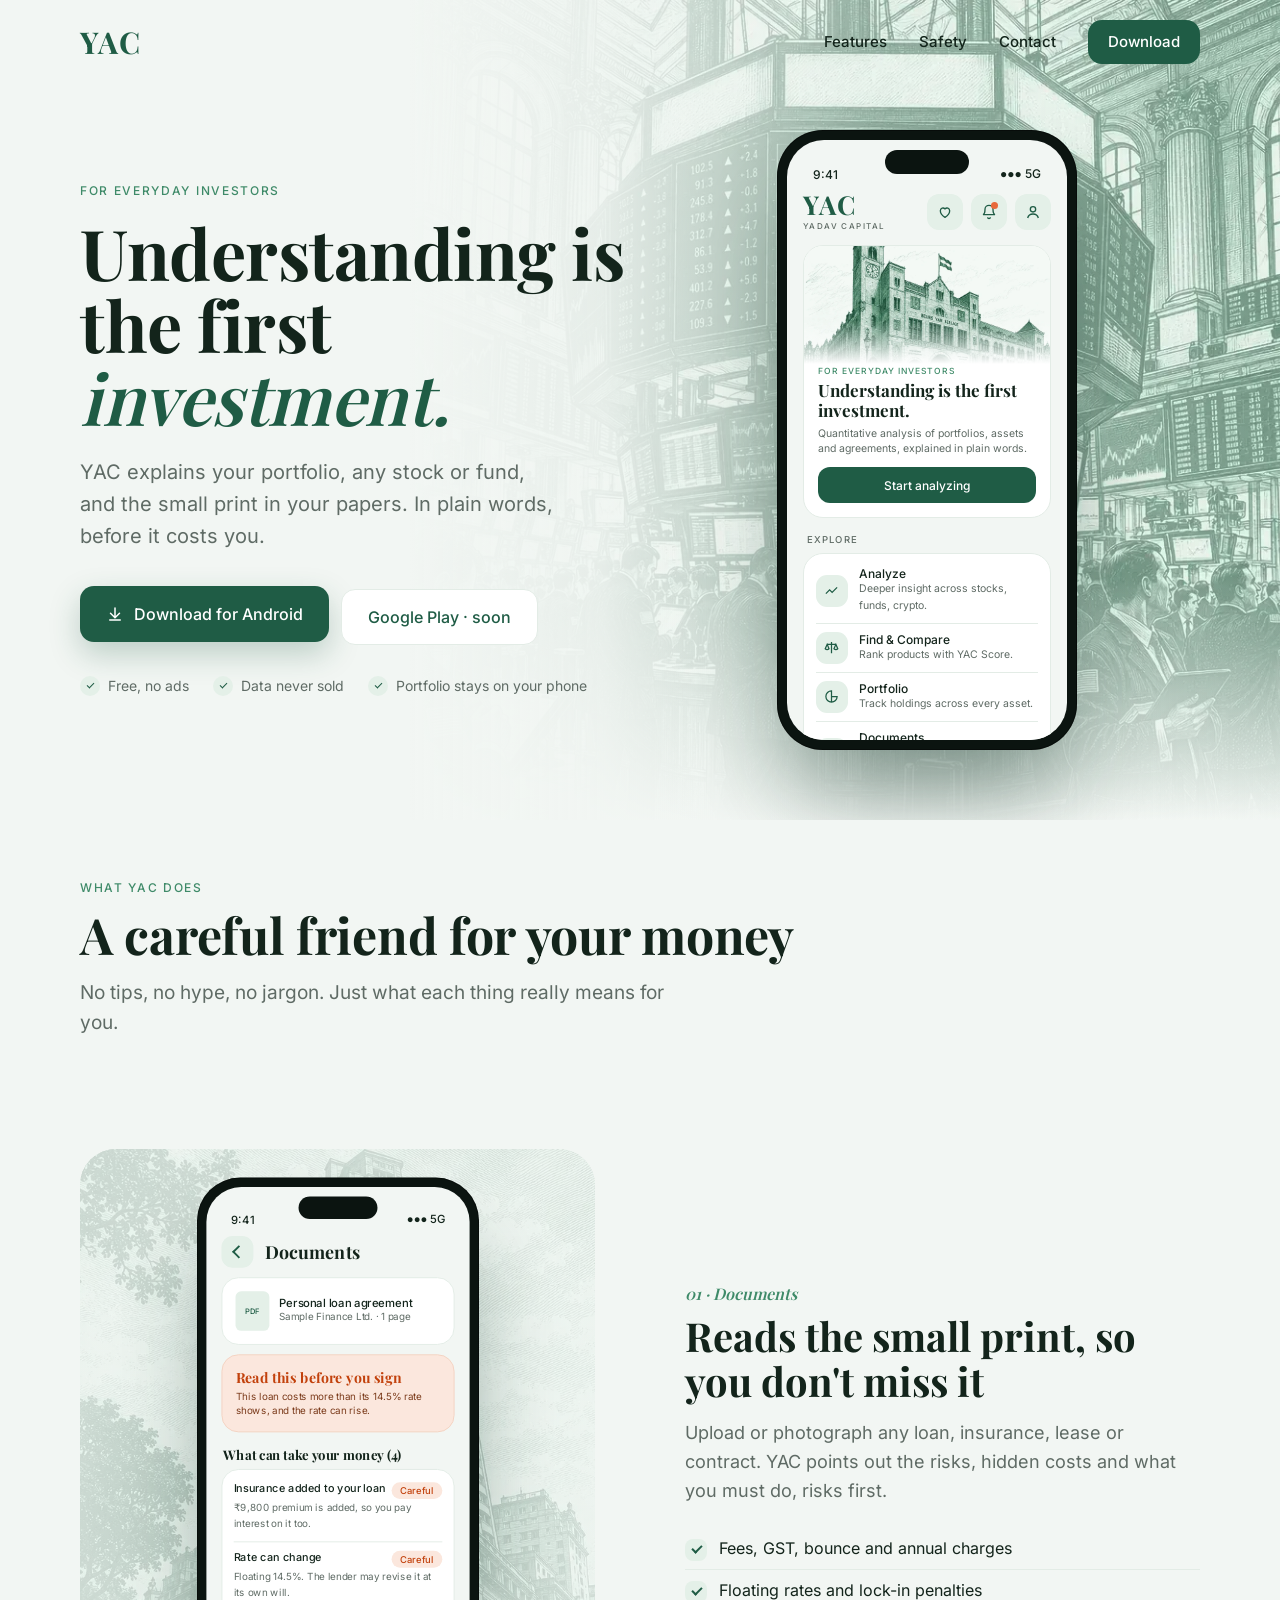
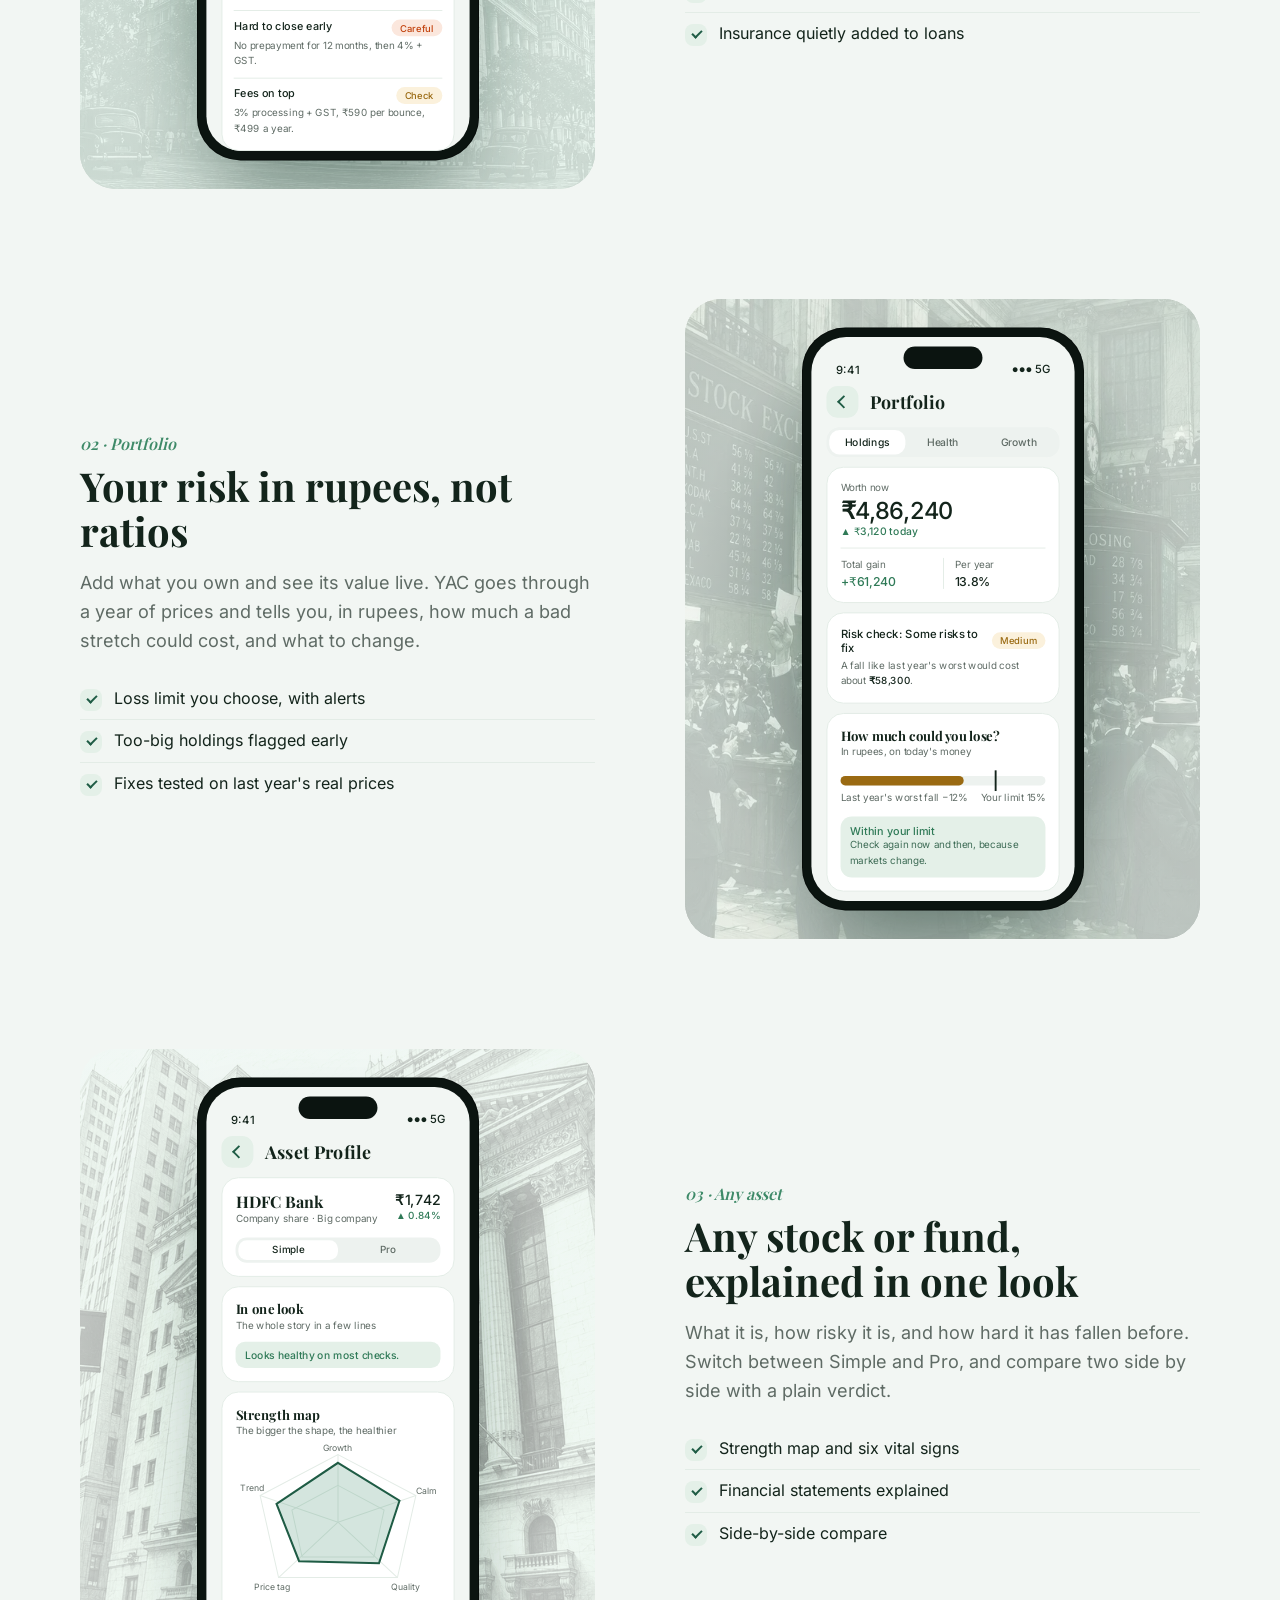
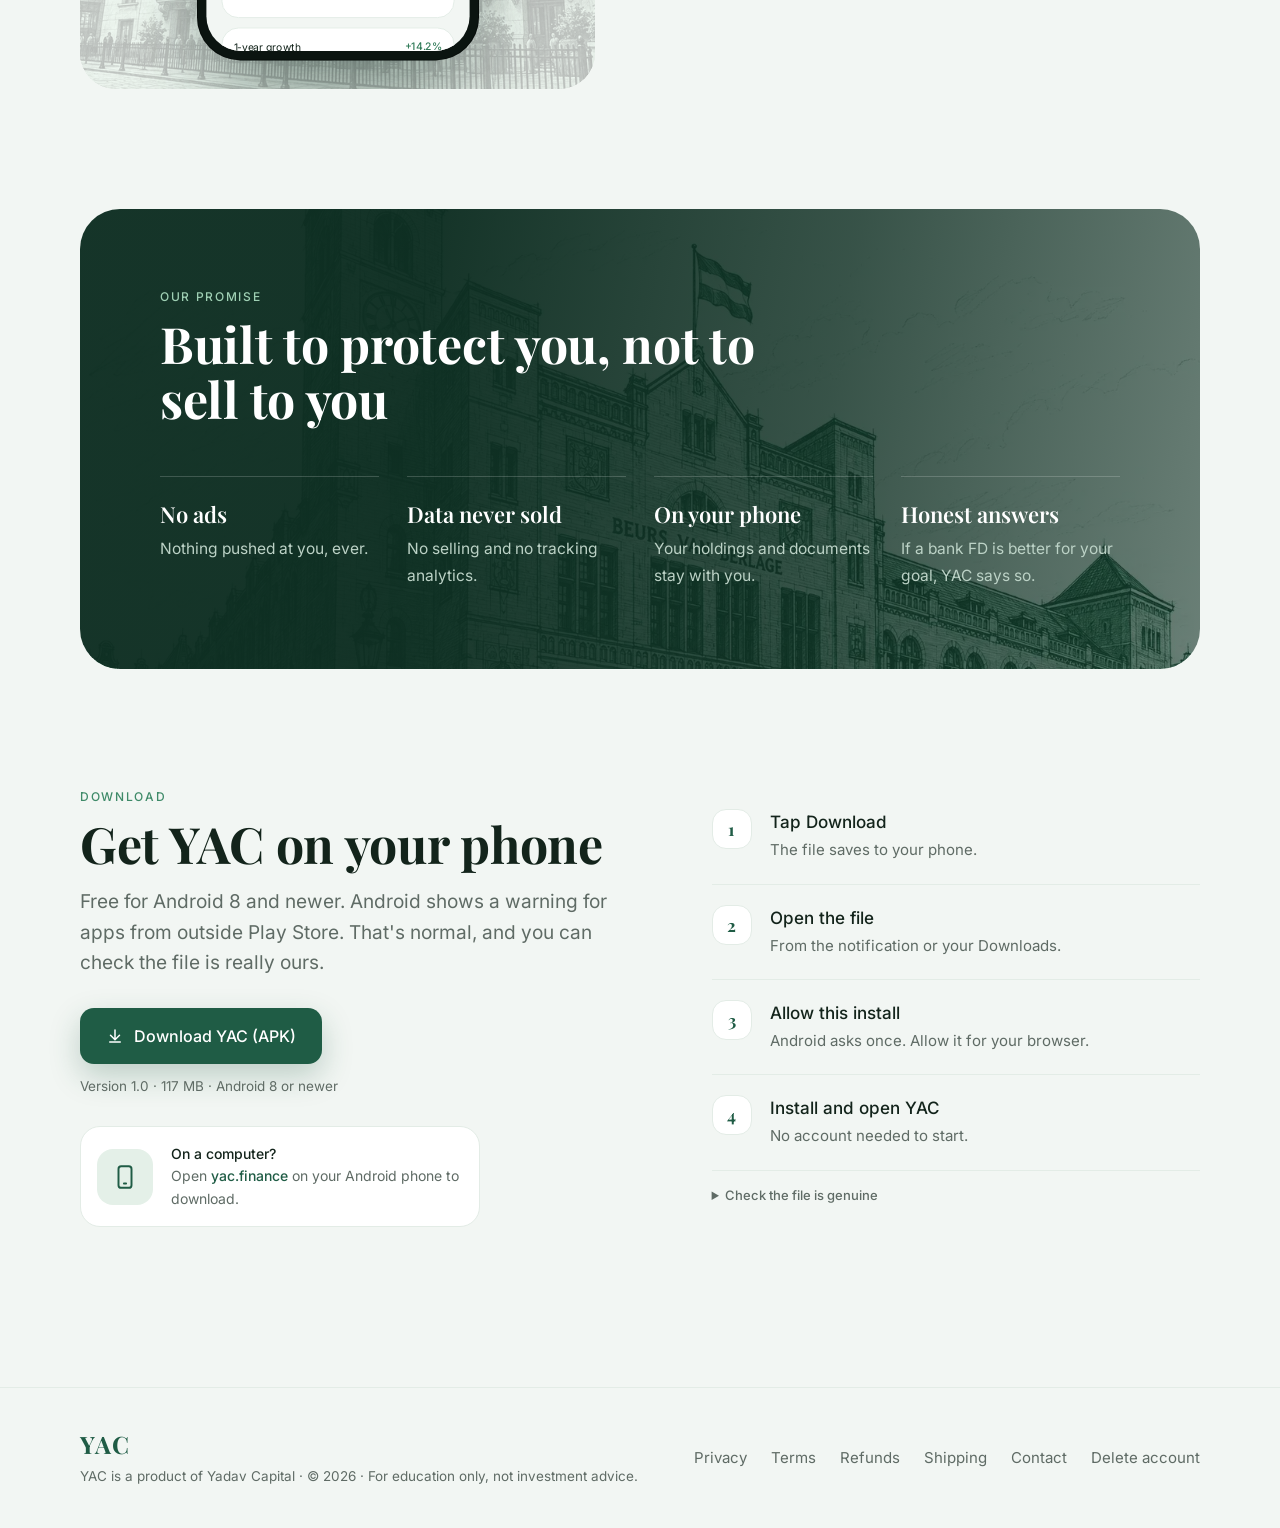
<file: index.html>
<!DOCTYPE html>
<html lang="en-IN"><head><meta charset="utf-8"><meta name="viewport" content="width=device-width,initial-scale=1">
<title>YAC – Understanding is the first investment</title>
<meta name="description" content="YAC explains your portfolio, any stock or fund, and the small print in your financial papers, in plain words. Free for Android, no ads.">
<meta name="theme-color" content="#1F5C45">
<link rel="icon" href="/favicon.svg" type="image/svg+xml">
<style>
@font-face{font-family:Inter;src:url(/assets/inter_regular.ttf);font-weight:400}
@font-face{font-family:Inter;src:url(/assets/inter_medium.ttf);font-weight:500 700}
@font-face{font-family:Playfair;src:url(/assets/playfair_display_regular.ttf);font-weight:400}
@font-face{font-family:Playfair;src:url(/assets/playfair_display_semibold.ttf);font-weight:600}
@font-face{font-family:Playfair;src:url(/assets/playfair_display_bold.ttf);font-weight:700}
:root{--bg:#F2F6F3;--primary:#1F5C45;--mid:#3E8A68;--well:#E4F0E8;--text:#13241B;--muted:#5F6B65;--stroke:#E3ECE6;--navy:#061832;
--good:#2F7A57;--goodbg:#E4F0E8;--okay:#9A6A12;--okaybg:#FBF1DC;--bad:#C2410C;--badbg:#FBE7DD;--track:#EDF2EF;--deep:#0E2E22}
*{box-sizing:border-box}
body{margin:0;background:var(--bg);color:var(--text);font:400 17px/1.6 Inter,system-ui,sans-serif;-webkit-font-smoothing:antialiased}
.pf{font-family:Playfair,Georgia,serif}
.wrap{max-width:1200px;margin:0 auto;padding:0 40px}
a{color:var(--primary)}
.eyebrow{font:500 12px Inter;letter-spacing:.14em;text-transform:uppercase;color:var(--mid)}

/* nav */
nav.top{position:absolute;top:0;left:0;right:0;z-index:10}
nav.top .wrap{display:flex;justify-content:space-between;align-items:center;height:84px}
.logo{font:700 30px Playfair;color:var(--primary);letter-spacing:.04em;text-decoration:none}
nav.top .links{display:flex;gap:32px;align-items:center}
nav.top .links a{color:var(--text);text-decoration:none;font-size:15px;font-weight:500}
nav.top .links a.cta{background:var(--primary);color:#fff;padding:10px 20px;border-radius:14px}

/* hero */
.hero{position:relative;min-height:820px;overflow:hidden;background:var(--bg)}
.hero .art{position:absolute;right:0;top:0;bottom:0;width:68%;background:url(/assets/analyze_bg_exchange.webp) center/cover no-repeat}
.hero .art::after{content:"";position:absolute;inset:0;background:linear-gradient(90deg,var(--bg) 0%,rgba(242,246,243,.92) 22%,rgba(242,246,243,.35) 55%,rgba(242,246,243,.15) 100%),linear-gradient(0deg,var(--bg) 0%,rgba(242,246,243,0) 30%)}
.hero .wrap{position:relative;display:grid;grid-template-columns:1.05fr 1fr;align-items:center;min-height:820px;padding-top:60px}
.hero h1{font:700 70px/1.04 Playfair;color:var(--text);margin:18px 0 22px;letter-spacing:-.5px}
.hero h1 em{font-style:italic;color:var(--primary);font-weight:600}
.hero p.sub{font-size:20px;color:var(--muted);max-width:480px;margin:0 0 34px}
.btn{display:inline-flex;align-items:center;gap:10px;height:56px;padding:0 26px;border-radius:14px;font:500 16px Inter;text-decoration:none}
.btn.p{background:var(--primary);color:#fff;box-shadow:0 12px 30px rgba(31,92,69,.25)}
.btn.s{background:#fff;color:var(--primary);border:1px solid var(--stroke);margin-left:12px}
.trust{display:flex;gap:24px;margin-top:30px;color:var(--muted);font-size:14px;flex-wrap:wrap}
.trust span{display:flex;align-items:center;gap:8px}
.trust i{width:20px;height:20px;border-radius:50%;background:var(--well);display:grid;place-items:center}
.trust i::after{content:"";width:6px;height:3px;border-left:1.6px solid var(--primary);border-bottom:1.6px solid var(--primary);transform:rotate(-45deg) translate(1px,-1px)}

/* phone */
.phone{width:300px;height:620px;border-radius:46px;background:#0b1410;padding:10px;box-shadow:0 60px 90px -20px rgba(14,46,34,.45),0 0 0 1px rgba(0,0,0,.4) inset;position:relative;flex:none}
.phone::before{content:"";position:absolute;top:20px;left:50%;transform:translateX(-50%);width:84px;height:24px;border-radius:14px;background:#0b1410;z-index:3}
.scr{background:var(--bg);border-radius:37px;height:100%;overflow:hidden;position:relative;font-family:Inter;color:var(--text)}
.sb{height:46px;display:flex;justify-content:space-between;align-items:flex-end;padding:0 26px 4px;font:500 12px Inter}
.sc{padding:8px 16px 16px}
.card{background:#fff;border:1px solid var(--stroke);border-radius:18px;padding:14px}
.tb{display:flex;align-items:center;gap:12px;padding:6px 16px 10px}
.tb .bk{width:34px;height:34px;border-radius:12px;background:var(--well);display:grid;place-items:center}
.tb .bk::after{content:"";width:8px;height:8px;border-left:2px solid var(--primary);border-bottom:2px solid var(--primary);transform:rotate(45deg) translate(1px,-1px)}
.tb b{font:700 19px Playfair;color:var(--text)}
.lbl{font-size:10.5px;color:var(--muted)}
.cap{font:500 9.5px Inter;letter-spacing:.12em;text-transform:uppercase;color:var(--muted)}
.pill{display:inline-block;font:500 10px Inter;padding:3px 9px;border-radius:99px}
.g{background:var(--goodbg);color:var(--good)}.o{background:var(--okaybg);color:var(--okay)}.r{background:var(--badbg);color:var(--bad)}

/* sections */
section{padding:120px 0}
h2{font:700 50px/1.1 Playfair;margin:12px 0 16px;letter-spacing:-.3px}
.lead{font-size:19px;color:var(--muted);max-width:600px;margin:0}
.feat{display:grid;grid-template-columns:1fr 1fr;gap:90px;align-items:center;margin-top:110px}
.feat.rev .stage{order:2}
.stage{position:relative;height:640px;border-radius:36px;overflow:hidden;display:flex;align-items:center;justify-content:center}
.stage .bgimg{position:absolute;inset:0;background-size:cover;background-position:center;opacity:.55}
.stage::after{content:"";position:absolute;inset:0;background:radial-gradient(closest-side,rgba(242,246,243,.0),rgba(242,246,243,.55))}
.stage .phone{z-index:2;transform:scale(.94)}
.feat .num{font:600 16px Playfair;color:var(--mid);font-style:italic}
.feat h3{font:700 40px/1.12 Playfair;margin:10px 0 16px}
.feat p{color:var(--muted);font-size:18px;margin:0 0 22px}
.ticks{list-style:none;margin:0;padding:0}
.ticks li{position:relative;padding:8px 0 8px 34px;font-size:16px;border-bottom:1px solid var(--stroke)}
.ticks li:last-child{border:0}
.ticks li::before{content:"";position:absolute;left:0;top:11px;width:22px;height:22px;border-radius:8px;background:var(--well)}
.ticks li::after{content:"";position:absolute;left:7px;top:17px;width:8px;height:4px;border-left:2px solid var(--primary);border-bottom:2px solid var(--primary);transform:rotate(-45deg)}

/* promise */
.promise{position:relative;border-radius:40px;overflow:hidden;color:#fff;padding:80px}
.promise .bgimg{position:absolute;inset:0;background:url(/assets/home_hero_exchange.webp) center 30%/cover}
.promise::before{content:"";position:absolute;inset:0;background:linear-gradient(100deg,rgba(14,46,34,.97) 30%,rgba(14,46,34,.82) 65%,rgba(14,46,34,.6));z-index:1}
.promise>*:not(.bgimg){position:relative;z-index:2}
.promise h2{color:#fff;max-width:640px}
.pg{display:grid;grid-template-columns:repeat(4,1fr);gap:28px;margin-top:50px}
.pg div{border-top:1px solid rgba(255,255,255,.18);padding-top:22px}
.pg b{display:block;font:600 22px Playfair;margin-bottom:6px}
.pg span{color:#bcd2c6;font-size:15.5px}

/* download */
.dl{display:grid;grid-template-columns:1.15fr 1fr;gap:70px;align-items:start}
.steps .st{display:flex;gap:18px;padding:20px 0;border-bottom:1px solid var(--stroke)}
.steps .st:last-child{border:0}
.st .n{flex:none;width:40px;height:40px;border-radius:14px;background:#fff;border:1px solid var(--stroke);display:grid;place-items:center;font:700 17px Playfair;color:var(--primary)}
.st b{display:block;font-weight:500}.st span{color:var(--muted);font-size:15px}
.qr{display:flex;gap:18px;align-items:center;margin-top:28px;background:#fff;border:1px solid var(--stroke);border-radius:20px;padding:16px;max-width:400px}
.fp{font:12.5px ui-monospace,Menlo,monospace;color:var(--muted);margin-top:16px}
footer{border-top:1px solid var(--stroke);padding:40px 0;margin-top:40px}
footer .wrap{display:flex;justify-content:space-between;align-items:center;flex-wrap:wrap;gap:16px}
footer nav a{color:var(--muted);text-decoration:none;margin-left:24px;font-size:15px}
footer small{display:block;color:var(--muted);font-size:13.5px;margin-top:4px}
/* phone layout */:root{color-scheme:light only}html,body{overflow-x:hidden}@media (max-width:900px){.wrap{padding:0 20px}nav.top .wrap{height:68px}nav.top .links{gap:0}nav.top .links a:not(.cta){display:none}.logo{font-size:26px}nav.top .links a.cta{padding:9px 16px;font-size:14px;border-radius:12px}.hero{min-height:0}.hero .art{width:100%;opacity:.28}.hero .wrap{grid-template-columns:minmax(0,1fr);min-height:0;padding-top:96px;padding-bottom:48px;gap:44px}.hero h1{font-size:44px;margin:12px 0 16px}.hero p.sub{font-size:17px;margin-bottom:26px}.btn{height:52px;padding:0 20px;font-size:15px}.hero .btn{width:100%;justify-content:center}.btn.s{margin:12px 0 0 0}.trust{gap:10px 18px;font-size:13.5px;margin-top:22px}section{padding:72px 0}h2{font-size:34px}.lead{font-size:17px}.feat,.feat.rev{grid-template-columns:minmax(0,1fr);gap:28px;margin-top:64px}.feat .stage,.feat.rev .stage{order:2}.stage{height:auto;padding:36px 0;border-radius:28px}.stage .phone{transform:none}.feat h3{font-size:30px}.feat p{font-size:16.5px}.promise{padding:44px 24px;border-radius:28px}.promise h2{font-size:32px}.pg{grid-template-columns:1fr 1fr;gap:22px 18px;margin-top:30px}.pg b{font-size:19px}.pg span{font-size:14.5px}.dl{grid-template-columns:minmax(0,1fr);gap:24px}.dl .btn{width:100%;justify-content:center}.qr{max-width:none}footer .wrap{flex-direction:column;align-items:flex-start}footer nav{display:flex;flex-wrap:wrap;gap:10px 20px}footer nav a{margin-left:0}}@media (max-width:380px){.hero h1{font-size:38px}.phone{transform:scale(.92)!important;transform-origin:top center}.pg{grid-template-columns:1fr}}</style></head><body>

<nav class="top"><div class="wrap"><a class="logo" href="/">YAC</a>
<div class="links"><a href="#features">Features</a><a href="#promise">Safety</a><a href="/contact/">Contact</a><a class="cta" href="#download">Download</a></div></div></nav>

<!-- HERO -->
<header class="hero">
<div class="art"></div>
<div class="wrap">
<div>
<div class="eyebrow">For everyday investors</div>
<h1>Understanding is the first <em>investment.</em></h1>
<p class="sub">YAC explains your portfolio, any stock or fund, and the small print in your papers. In plain words, before it costs you.</p>
<a class="btn p" href="#download"><svg width="18" height="18" viewBox="0 0 24 24" fill="none" stroke="currentColor" stroke-width="2" stroke-linecap="round"><path d="M12 4v12M6 11l6 6 6-6M5 20h14"/></svg>Download for Android</a><a class="btn s" href="#download">Google Play · soon</a>
<div class="trust"><span><i></i>Free, no ads</span><span><i></i>Data never sold</span><span><i></i>Portfolio stays on your phone</span></div>
</div>

<div style="display:flex;justify-content:center">
 <!-- HOME SCREEN (activity_main.xml) -->
 <div class="phone"><div class="scr">
  <div class="sb"><span>9:41</span><span>●●● 5G</span></div>
  <div style="padding:6px 16px 0">
   <div style="display:flex;align-items:center;gap:8px">
    <div style="flex:1"><div style="font:700 26px Playfair;color:var(--primary);letter-spacing:.04em;line-height:1">YAC</div><div style="font:500 8px Inter;letter-spacing:.18em;color:var(--muted);margin-top:3px">YADAV CAPITAL</div></div>
    <div style="width:36px;height:36px;border-radius:12px;background:var(--well);display:grid;place-items:center"><svg width="16" height="16" viewBox="0 0 24 24" fill="none" stroke="#1F5C45" stroke-width="2"><path d="M12 20s-7-4.4-7-10a4 4 0 0 1 7-2.6A4 4 0 0 1 19 10c0 5.6-7 10-7 10z"/></svg></div>
    <div style="width:36px;height:36px;border-radius:12px;background:var(--well);display:grid;place-items:center;position:relative"><svg width="16" height="16" viewBox="0 0 24 24" fill="none" stroke="#1F5C45" stroke-width="2"><path d="M6 8a6 6 0 1 1 12 0c0 7 3 8 3 8H3s3-1 3-8"/><path d="M10 20a2 2 0 0 0 4 0"/></svg><i style="position:absolute;top:8px;right:9px;width:7px;height:7px;border-radius:50%;background:#E8693C"></i></div>
    <div style="width:36px;height:36px;border-radius:12px;background:var(--well);display:grid;place-items:center"><svg width="16" height="16" viewBox="0 0 24 24" fill="none" stroke="#1F5C45" stroke-width="2"><circle cx="12" cy="8" r="4"/><path d="M4 21c1-4 4-6 8-6s7 2 8 6"/></svg></div>
   </div>
   <div class="card" style="padding:0;overflow:hidden;margin-top:14px;border-radius:20px">
    <div style="height:118px;background:url(/assets/home_hero_exchange.webp) center/cover;position:relative"><div style="position:absolute;left:0;right:0;bottom:0;height:44px;background:linear-gradient(0deg,#fff,rgba(255,255,255,0))"></div></div>
    <div style="padding:2px 14px 14px">
     <div style="font:500 8.5px Inter;letter-spacing:.12em;color:var(--mid)">FOR EVERYDAY INVESTORS</div>
     <div style="font:700 17px/1.2 Playfair;margin-top:4px">Understanding is the first investment.</div>
     <div style="font-size:10.5px;color:var(--muted);margin-top:5px;line-height:1.45">Quantitative analysis of portfolios, assets and agreements, explained in plain words.</div>
     <div style="margin-top:11px;height:36px;border-radius:12px;background:var(--primary);color:#fff;display:grid;place-items:center;font:500 12px Inter">Start analyzing</div>
    </div>
   </div>
   <div class="cap" style="margin:16px 4px 8px">Explore</div>
   <div class="card" style="padding:4px 12px;border-radius:20px">
    <!-- rows -->
    <div style="display:flex;gap:11px;align-items:center;padding:8px 0;border-bottom:1px solid var(--stroke)"><div style="width:32px;height:32px;border-radius:11px;background:var(--well);display:grid;place-items:center"><svg width="15" height="15" viewBox="0 0 24 24" fill="none" stroke="#1F5C45" stroke-width="2"><path d="M3 17l6-6 4 4 8-8"/></svg></div><div style="flex:1"><div style="font:500 12px Inter">Analyze</div><div class="lbl">Deeper insight across stocks, funds, crypto.</div></div></div>
    <div style="display:flex;gap:11px;align-items:center;padding:8px 0;border-bottom:1px solid var(--stroke)"><div style="width:32px;height:32px;border-radius:11px;background:var(--well);display:grid;place-items:center"><svg width="15" height="15" viewBox="0 0 24 24" fill="none" stroke="#1F5C45" stroke-width="2"><path d="M12 3v18M5 7h14M5 7l-3 7a4 4 0 0 0 6 0zM19 7l-3 7a4 4 0 0 0 6 0z"/></svg></div><div style="flex:1"><div style="font:500 12px Inter">Find &amp; Compare</div><div class="lbl">Rank products with YAC Score.</div></div></div>
    <div style="display:flex;gap:11px;align-items:center;padding:8px 0;border-bottom:1px solid var(--stroke)"><div style="width:32px;height:32px;border-radius:11px;background:var(--well);display:grid;place-items:center"><svg width="15" height="15" viewBox="0 0 24 24" fill="none" stroke="#1F5C45" stroke-width="2"><path d="M12 3v18M12 3a9 9 0 1 0 9 9h-9z"/></svg></div><div style="flex:1"><div style="font:500 12px Inter">Portfolio</div><div class="lbl">Track holdings across every asset.</div></div></div>
    <div style="display:flex;gap:11px;align-items:center;padding:8px 0;border-bottom:1px solid var(--stroke)"><div style="width:32px;height:32px;border-radius:11px;background:var(--well);display:grid;place-items:center"><svg width="15" height="15" viewBox="0 0 24 24" fill="none" stroke="#1F5C45" stroke-width="2"><path d="M14 3H7a2 2 0 0 0-2 2v14a2 2 0 0 0 2 2h10a2 2 0 0 0 2-2V8z"/><path d="M14 3v5h5"/></svg></div><div style="flex:1"><div style="font:500 12px Inter">Documents</div><div class="lbl">Scan any financial paper and spot its risks.</div></div></div>
    <div style="display:flex;gap:11px;align-items:center;padding:8px 0"><div style="width:32px;height:32px;border-radius:11px;background:var(--well);display:grid;place-items:center"><svg width="15" height="15" viewBox="0 0 24 24" fill="none" stroke="#1F5C45" stroke-width="2"><rect x="4" y="4" width="16" height="16" rx="2"/><path d="M8 9h8M8 13h8M8 17h5"/></svg></div><div style="flex:1"><div style="font:500 12px Inter">News</div><div class="lbl">Live headlines for markets and money.</div></div></div>
   </div>
  </div>
 </div></div>
</div>
</div>
</header>

<!-- FEATURES -->
<section id="features" style="padding-top:60px"><div class="wrap">
<div class="eyebrow">What YAC does</div>
<h2>A careful friend for your money</h2>
<p class="lead">No tips, no hype, no jargon. Just what each thing really means for you.</p>

<!-- DOCUMENTS -->
<div class="feat">
<div class="stage"><div class="bgimg" style="background-image:url(/assets/compare_bg_exchange.webp)"></div>
 <div class="phone"><div class="scr">
  <div class="sb"><span>9:41</span><span>●●● 5G</span></div>
  <div class="tb"><span class="bk"></span><b>Documents</b></div>
  <div class="sc" style="padding-top:0">
   <div class="card" style="display:flex;gap:10px;align-items:center"><div style="width:36px;height:42px;border-radius:6px;background:var(--well);display:grid;place-items:center;font:600 8px Inter;color:var(--primary)">PDF</div><div><div style="font:500 12px Inter">Personal loan agreement</div><div class="lbl">Sample Finance Ltd. · 1 page</div></div></div>
   <div class="card" style="margin-top:10px;background:var(--badbg);border-color:#F4D3C2">
    <div style="font:700 15px Playfair;color:var(--bad)">Read this before you sign</div>
    <div style="font-size:10.5px;color:#7a3a1a;margin-top:3px;line-height:1.45">This loan costs more than its 14.5% rate shows, and the rate can rise.</div>
   </div>
   <div style="font:700 14px Playfair;margin:14px 2px 6px">What can take your money (4)</div>
   <div class="card" style="padding:4px 12px">
    <div style="padding:9px 0;border-bottom:1px solid var(--stroke)"><div style="display:flex;justify-content:space-between;gap:6px"><span style="font:500 11.5px Inter">Insurance added to your loan</span><span class="pill r">Careful</span></div><div class="lbl" style="margin-top:2px">₹9,800 premium is added, so you pay interest on it too.</div></div>
    <div style="padding:9px 0;border-bottom:1px solid var(--stroke)"><div style="display:flex;justify-content:space-between;gap:6px"><span style="font:500 11.5px Inter">Rate can change</span><span class="pill r">Careful</span></div><div class="lbl" style="margin-top:2px">Floating 14.5%. The lender may revise it at its own will.</div></div>
    <div style="padding:9px 0;border-bottom:1px solid var(--stroke)"><div style="display:flex;justify-content:space-between;gap:6px"><span style="font:500 11.5px Inter">Hard to close early</span><span class="pill r">Careful</span></div><div class="lbl" style="margin-top:2px">No prepayment for 12 months, then 4% + GST.</div></div>
    <div style="padding:9px 0"><div style="display:flex;justify-content:space-between;gap:6px"><span style="font:500 11.5px Inter">Fees on top</span><span class="pill o">Check</span></div><div class="lbl" style="margin-top:2px">3% processing + GST, ₹590 per bounce, ₹499 a year.</div></div>
   </div>
  </div>
 </div></div>
</div>
<div><div class="num">01 · Documents</div><h3>Reads the small print, so you don't miss it</h3><p>Upload or photograph any loan, insurance, lease or contract. YAC points out the risks, hidden costs and what you must do, risks first.</p>
<ul class="ticks"><li>Fees, GST, bounce and annual charges</li><li>Floating rates and lock-in penalties</li><li>Insurance quietly added to loans</li></ul></div>
</div>

<!-- PORTFOLIO -->
<div class="feat rev">
<div class="stage"><div class="bgimg" style="background-image:url(/assets/invest_hero_exchange.webp)"></div>
 <div class="phone"><div class="scr">
  <div class="sb"><span>9:41</span><span>●●● 5G</span></div>
  <div class="tb"><span class="bk"></span><b>Portfolio</b></div>
  <div class="sc" style="padding-top:0">
   <div style="display:flex;background:var(--track);border-radius:14px;padding:3px;font:500 11px Inter;text-align:center"><div style="flex:1;background:#fff;border-radius:11px;padding:6px">Holdings</div><div style="flex:1;padding:6px;color:var(--muted)">Health</div><div style="flex:1;padding:6px;color:var(--muted)">Growth</div></div>
   <div class="card" style="margin-top:10px">
    <div class="lbl">Worth now</div>
    <div style="font:600 25px Inter;letter-spacing:-.5px">₹4,86,240</div>
    <div style="font:500 11px Inter;color:var(--good)">▲ ₹3,120 today</div>
    <div style="display:flex;margin-top:10px;padding-top:10px;border-top:1px solid var(--stroke)"><div style="flex:1"><div class="lbl">Total gain</div><div style="font:500 13px Inter;color:var(--good)">+₹61,240</div></div><div style="width:1px;background:var(--stroke);margin:0 12px"></div><div style="flex:1"><div class="lbl">Per year</div><div style="font:500 13px Inter">13.8%</div></div></div>
   </div>
   <div class="card" style="margin-top:10px">
    <div style="display:flex;justify-content:space-between;align-items:center"><span style="font:500 12px Inter">Risk check: Some risks to fix</span><span class="pill o">Medium</span></div>
    <div class="lbl" style="margin-top:4px">A fall like last year's worst would cost about <b style="color:var(--text)">₹58,300</b>.</div>
   </div>
   <div class="card" style="margin-top:10px">
    <div style="font:700 14px Playfair">How much could you lose?</div>
    <div class="lbl">In rupees, on today's money</div>
    <div style="position:relative;height:22px;margin-top:10px"><div style="position:absolute;top:6px;left:0;right:0;height:10px;border-radius:5px;background:var(--track)"></div><div style="position:absolute;top:6px;left:0;width:60%;height:10px;border-radius:5px;background:var(--okay)"></div><div style="position:absolute;left:75%;top:0;bottom:0;width:2px;background:var(--text)"></div></div>
    <div style="display:flex;justify-content:space-between" class="lbl"><span>Last year's worst fall −12%</span><span>Your limit 15%</span></div>
    <div style="margin-top:10px;background:var(--goodbg);border-radius:12px;padding:9px 10px"><div style="font:500 11.5px Inter;color:var(--good)">Within your limit</div><div class="lbl" style="color:#3d6b55">Check again now and then, because markets change.</div></div>
   </div>
   <div class="card" style="margin-top:10px;padding:10px 12px"><div style="display:flex;justify-content:space-between;align-items:center"><span style="font:500 11.5px Inter">Tata Motors</span><span style="font:500 11px Inter;color:var(--bad)">▼ 3.40%</span></div><div class="lbl">38% of your money · <span style="color:var(--bad)">too big</span></div></div>
  </div>
 </div></div>
</div>
<div><div class="num">02 · Portfolio</div><h3>Your risk in rupees, not ratios</h3><p>Add what you own and see its value live. YAC goes through a year of prices and tells you, in rupees, how much a bad stretch could cost, and what to change.</p>
<ul class="ticks"><li>Loss limit you choose, with alerts</li><li>Too-big holdings flagged early</li><li>Fixes tested on last year's real prices</li></ul></div>
</div>

<!-- ASSET PROFILE -->
<div class="feat">
<div class="stage"><div class="bgimg" style="background-image:url(/assets/login_hero_wallst.webp);filter:sepia(.4) hue-rotate(80deg) saturate(.6)"></div>
 <div class="phone"><div class="scr">
  <div class="sb"><span>9:41</span><span>●●● 5G</span></div>
  <div class="tb"><span class="bk"></span><b>Asset Profile</b></div>
  <div class="sc" style="padding-top:0">
   <div class="card">
    <div style="display:flex;justify-content:space-between;align-items:flex-start"><div><div style="font:700 17px Playfair">HDFC Bank</div><div class="lbl">Company share · Big company</div></div><div style="text-align:right"><div style="font:600 15px Inter">₹1,742</div><div style="font:500 10.5px Inter;color:var(--good)">▲ 0.84%</div></div></div>
    <div style="display:flex;background:var(--track);border-radius:12px;padding:3px;font:500 10.5px Inter;text-align:center;margin-top:10px"><div style="flex:1;background:#fff;border-radius:9px;padding:4px">Simple</div><div style="flex:1;padding:4px;color:var(--muted)">Pro</div></div>
   </div>
   <div class="card" style="margin-top:10px">
    <div style="font:700 14px Playfair">In one look</div><div class="lbl">The whole story in a few lines</div>
    <div style="margin-top:8px;background:var(--goodbg);color:var(--good);border-radius:10px;padding:7px 10px;font:500 11px Inter">Looks healthy on most checks.</div>
   </div>
   <div class="card" style="margin-top:10px">
    <div style="font:700 14px Playfair">Strength map</div><div class="lbl">The bigger the shape, the healthier</div>
    <svg viewBox="0 0 200 150" width="100%" style="margin-top:4px">
     <g fill="none" stroke="#E3ECE6"><polygon points="100,12 176,52 158,132 42,132 24,52"/><polygon points="100,42 145,66 135,112 65,112 55,66"/></g>
     <g stroke="#E3ECE6"><line x1="100" y1="78" x2="100" y2="12"/><line x1="100" y1="78" x2="176" y2="52"/><line x1="100" y1="78" x2="158" y2="132"/><line x1="100" y1="78" x2="42" y2="132"/><line x1="100" y1="78" x2="24" y2="52"/></g>
     <polygon points="100,20 160,57 140,118 62,116 40,60" fill="#3E8A68" fill-opacity=".22" stroke="#1F5C45" stroke-width="2"/>
     <g font-family="Inter" font-size="8.5" fill="#5F6B65" text-anchor="middle"><text x="100" y="8">Growth</text><text x="186" y="50">Calm</text><text x="166" y="144">Quality</text><text x="36" y="144">Price tag</text><text x="16" y="48">Trend</text></g>
    </svg>
   </div>
   <div class="card" style="margin-top:10px;padding:4px 12px">
    <div style="display:flex;justify-content:space-between;padding:8px 0;border-bottom:1px solid var(--stroke)"><span style="font-size:11px">1-year growth</span><span style="font:500 11px Inter;color:var(--good)">+14.2%</span></div>
    <div style="display:flex;justify-content:space-between;padding:8px 0;border-bottom:1px solid var(--stroke)"><span style="font-size:11px">Bumpiness</span><span class="pill o">Some ups and downs</span></div>
    <div style="display:flex;justify-content:space-between;padding:8px 0"><span style="font-size:11px">Worst fall</span><span style="font:500 11px Inter;color:var(--bad)">−18.6%</span></div>
   </div>
  </div>
 </div></div>
</div>
<div><div class="num">03 · Any asset</div><h3>Any stock or fund, explained in one look</h3><p>What it is, how risky it is, and how hard it has fallen before. Switch between Simple and Pro, and compare two side by side with a plain verdict.</p>
<ul class="ticks"><li>Strength map and six vital signs</li><li>Financial statements explained</li><li>Side-by-side compare</li></ul></div>
</div>
</div></section>

<!-- PROMISE -->
<section id="promise" style="padding-top:0"><div class="wrap"><div class="promise"><div class="bgimg"></div>
<div class="eyebrow" style="color:#9fd0b4">Our promise</div>
<h2>Built to protect you, not to sell to you</h2>
<div class="pg">
<div><b>No ads</b><span>Nothing pushed at you, ever.</span></div>
<div><b>Data never sold</b><span>No selling and no tracking analytics.</span></div>
<div><b>On your phone</b><span>Your holdings and documents stay with you.</span></div>
<div><b>Honest answers</b><span>If a bank FD is better for your goal, YAC says so.</span></div>
</div></div></div></section>

<!-- DOWNLOAD -->
<section id="download" style="padding-top:0"><div class="wrap dl">
<div>
<div class="eyebrow">Download</div>
<h2>Get YAC on your phone</h2>
<p class="lead">Free for Android 8 and newer. Android shows a warning for apps from outside Play Store. That's normal, and you can check the file is really ours.</p>
<div style="margin-top:30px"><a class="btn p" href="https://github.com/yadavcapital/yac-website/releases/latest/download/YAC.apk" download><svg width="18" height="18" viewBox="0 0 24 24" fill="none" stroke="currentColor" stroke-width="2" stroke-linecap="round"><path d="M12 4v12M6 11l6 6 6-6M5 20h14"/></svg>Download YAC (APK)</a></div>
<div style="font-size:13.5px;color:var(--muted);margin-top:12px">Version 1.0 · 117 MB · Android 8 or newer</div>
<div class="qr">
 <div style="flex:none;width:56px;height:56px;border-radius:16px;background:var(--well);display:grid;place-items:center"><svg width="26" height="26" viewBox="0 0 24 24" fill="none" stroke="#1F5C45" stroke-width="1.8" stroke-linecap="round"><rect x="6" y="2" width="12" height="20" rx="2.5"/><path d="M11 18h2"/></svg></div>
 <span style="font-size:14px;color:var(--muted)"><b style="color:var(--text);font-weight:500">On a computer?</b><br>Open <b style="color:var(--primary);font-weight:500">yac.finance</b> on your Android phone to download.</span>
</div>
</div>
<div class="steps">
<div class="st"><div class="n">1</div><div><b>Tap Download</b><span>The file saves to your phone.</span></div></div>
<div class="st"><div class="n">2</div><div><b>Open the file</b><span>From the notification or your Downloads.</span></div></div>
<div class="st"><div class="n">3</div><div><b>Allow this install</b><span>Android asks once. Allow it for your browser.</span></div></div>
<div class="st"><div class="n">4</div><div><b>Install and open YAC</b><span>No account needed to start.</span></div></div>
<details class="fp" style="margin-top:16px"><summary style="cursor:pointer;font:500 13px Inter;color:var(--muted)">Check the file is genuine</summary><div style="margin-top:8px;font:13px Inter;color:var(--muted)">Advanced: the SHA-256 fingerprint of YAC.apk. If it matches, the file is exactly the one we published.</div><div style="margin-top:6px;word-break:break-all;font:12.5px ui-monospace,Menlo,monospace">5dfbbceaaf992a71d83e76bc97bd29d9552fa67698e532b6278be48b4723afbc</div></details>
</div>
</div></section>

<footer><div class="wrap">
<div><a class="logo" href="/" style="font-size:24px">YAC</a><small>YAC is a product of Yadav Capital · © 2026 · For education only, not investment advice.</small></div>
<nav><a href="/privacy/">Privacy</a><a href="/terms/">Terms</a><a href="/refunds/">Refunds</a><a href="/shipping/">Shipping</a><a href="/contact/">Contact</a><a href="/delete-account/">Delete account</a></nav>
</div></footer>
</body></html>
</file>
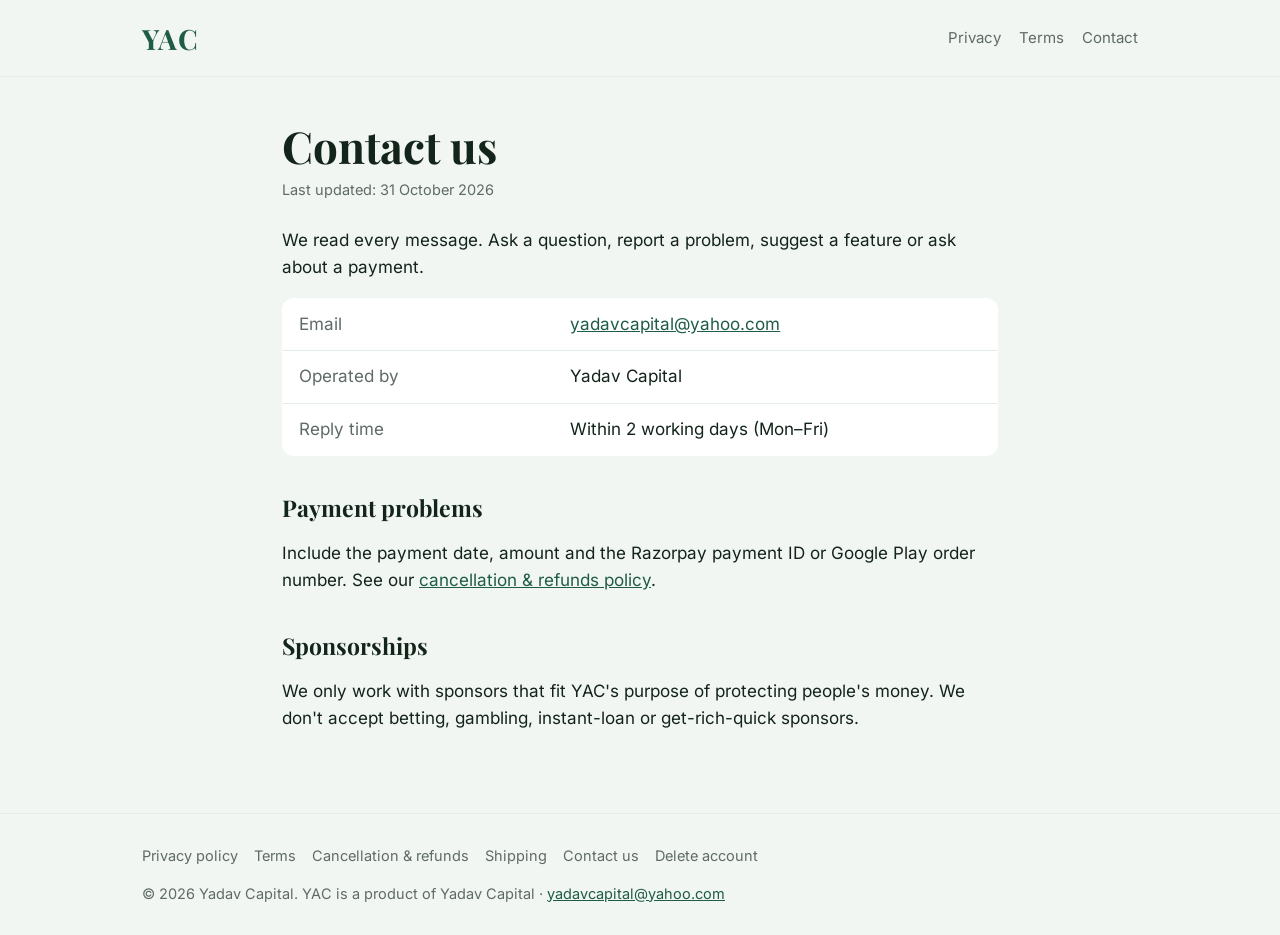
<file: contact/index.html>
<!DOCTYPE html>
<html lang="en-IN">
<head>
<meta charset="utf-8">
<meta name="viewport" content="width=device-width, initial-scale=1">
<title>Contact us – YAC</title>
<meta name="description" content="Contact YAC.">
<meta name="theme-color" content="#1F5C45">
<link rel="icon" href="/favicon.svg" type="image/svg+xml">
<link rel="stylesheet" href="/style.css">
</head>
<body>
<header class="site"><div class="wrap">
<a class="logo" href="/" aria-label="YAC home">YAC</a>
<nav><a href="/privacy/">Privacy</a><a href="/terms/" class="hide-sm">Terms</a><a href="/contact/">Contact</a></nav>
</div></header>
<main class="doc"><div class="wrap narrow"><h1>Contact us</h1><p class="meta">Last updated: 31 October 2026</p>
<p>We read every message. Ask a question, report a problem, suggest a feature or ask about a payment.</p>
<table class="info">
<tr><td>Email</td><td><a href="mailto:yadavcapital@yahoo.com">yadavcapital@yahoo.com</a></td></tr>
<tr><td>Operated by</td><td>Yadav Capital</td></tr>
<tr><td>Reply time</td><td>Within 2 working days (Mon–Fri)</td></tr>
</table>
<h2>Payment problems</h2>
<p>Include the payment date, amount and the Razorpay payment ID or Google Play order number. See our <a href="/refunds/">cancellation &amp; refunds policy</a>.</p>
<h2>Sponsorships</h2>
<p>We only work with sponsors that fit YAC's purpose of protecting people's money. We don't accept betting, gambling, instant-loan or get-rich-quick sponsors.</p>
</div></main>
<footer class="site"><div class="wrap">
<nav><a href="/privacy/">Privacy policy</a><a href="/terms/">Terms</a><a href="/refunds/">Cancellation & refunds</a><a href="/shipping/">Shipping</a><a href="/contact/">Contact us</a><a href="/delete-account/">Delete account</a></nav>
<span>&copy; 2026 Yadav Capital. YAC is a product of Yadav Capital &middot; <a href="mailto:yadavcapital@yahoo.com">yadavcapital@yahoo.com</a></span>
</div></footer>
</body>
</html>
</file>
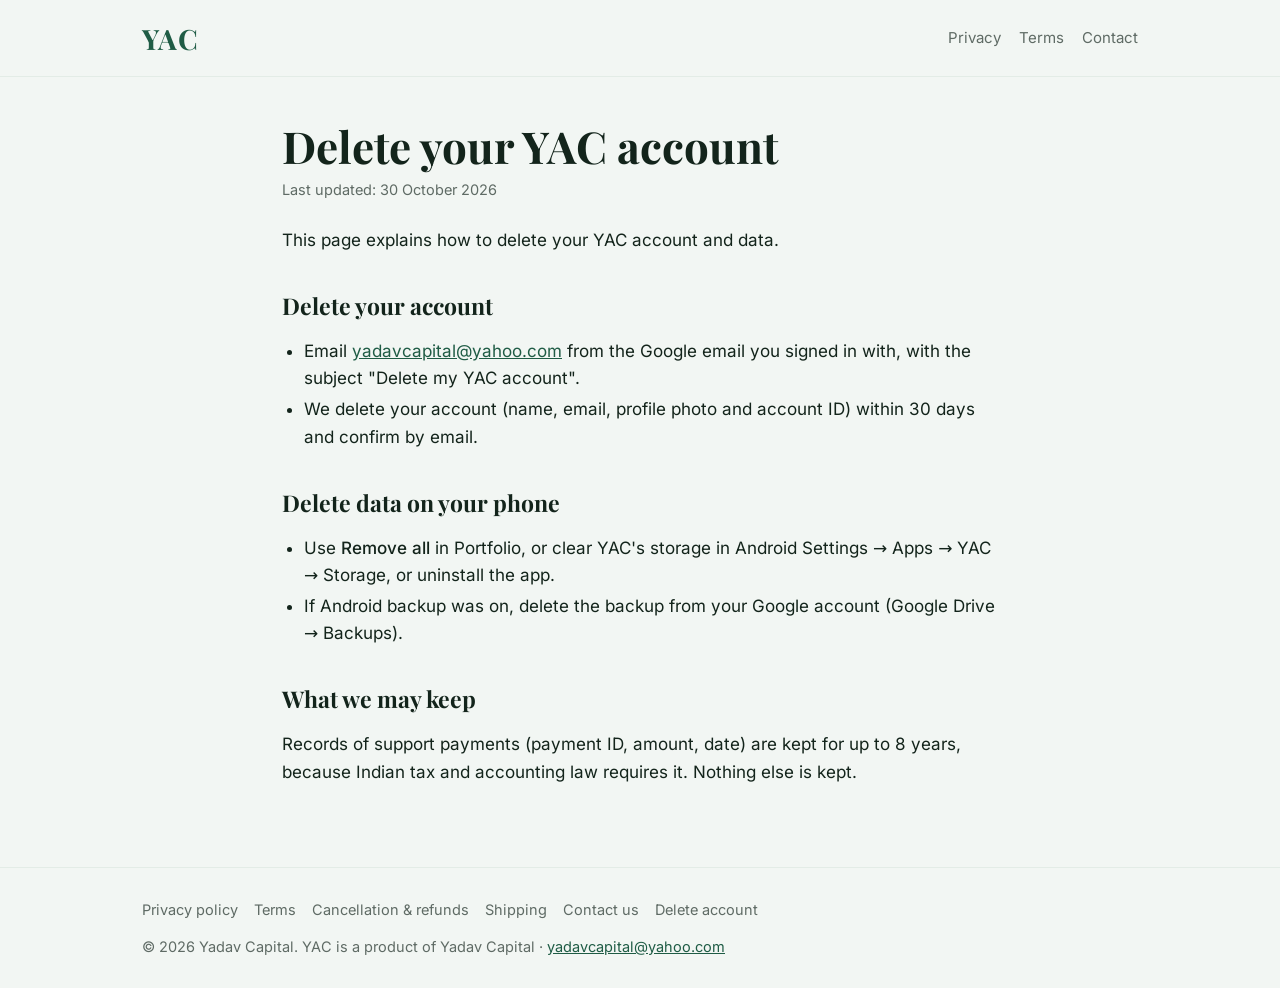
<file: delete-account/index.html>
<!DOCTYPE html>
<html lang="en-IN">
<head>
<meta charset="utf-8">
<meta name="viewport" content="width=device-width, initial-scale=1">
<title>Delete your account – YAC</title>
<meta name="description" content="How to delete your YAC account and data.">
<meta name="theme-color" content="#1F5C45">
<link rel="icon" href="/favicon.svg" type="image/svg+xml">
<link rel="stylesheet" href="/style.css">
</head>
<body>
<header class="site"><div class="wrap">
  <a class="logo" href="/" aria-label="YAC home">YAC</a>
  <nav><a href="/privacy/">Privacy</a><a href="/terms/" class="hide-sm">Terms</a><a href="/contact/">Contact</a></nav>
</div></header>
<main class="doc"><div class="wrap narrow"><h1>Delete your YAC account</h1><p class="meta">Last updated: 30 October 2026</p>
<p>This page explains how to delete your YAC account and data.</p>
<h2>Delete your account</h2>
<ul>
<li>Email <a href="mailto:yadavcapital@yahoo.com?subject=Delete%20my%20YAC%20account">yadavcapital@yahoo.com</a> from the Google email you signed in with, with the subject "Delete my YAC account".</li>
<li>We delete your account (name, email, profile photo and account ID) within 30 days and confirm by email.</li>
</ul>
<h2>Delete data on your phone</h2>
<ul>
<li>Use <strong>Remove all</strong> in Portfolio, or clear YAC's storage in Android Settings → Apps → YAC → Storage, or uninstall the app.</li>
<li>If Android backup was on, delete the backup from your Google account (Google Drive → Backups).</li>
</ul>
<h2>What we may keep</h2>
<p>Records of support payments (payment ID, amount, date) are kept for up to 8 years, because Indian tax and accounting law requires it. Nothing else is kept.</p>
</div></main>
<footer class="site"><div class="wrap">
  <nav><a href="/privacy/">Privacy policy</a><a href="/terms/">Terms</a><a href="/refunds/">Cancellation & refunds</a><a href="/shipping/">Shipping</a><a href="/contact/">Contact us</a><a href="/delete-account/">Delete account</a></nav>
  <span>&copy; 2026 Yadav Capital. YAC is a product of Yadav Capital &middot; <a href="mailto:yadavcapital@yahoo.com">yadavcapital@yahoo.com</a></span>
</div></footer>
</body>
</html>
</file>
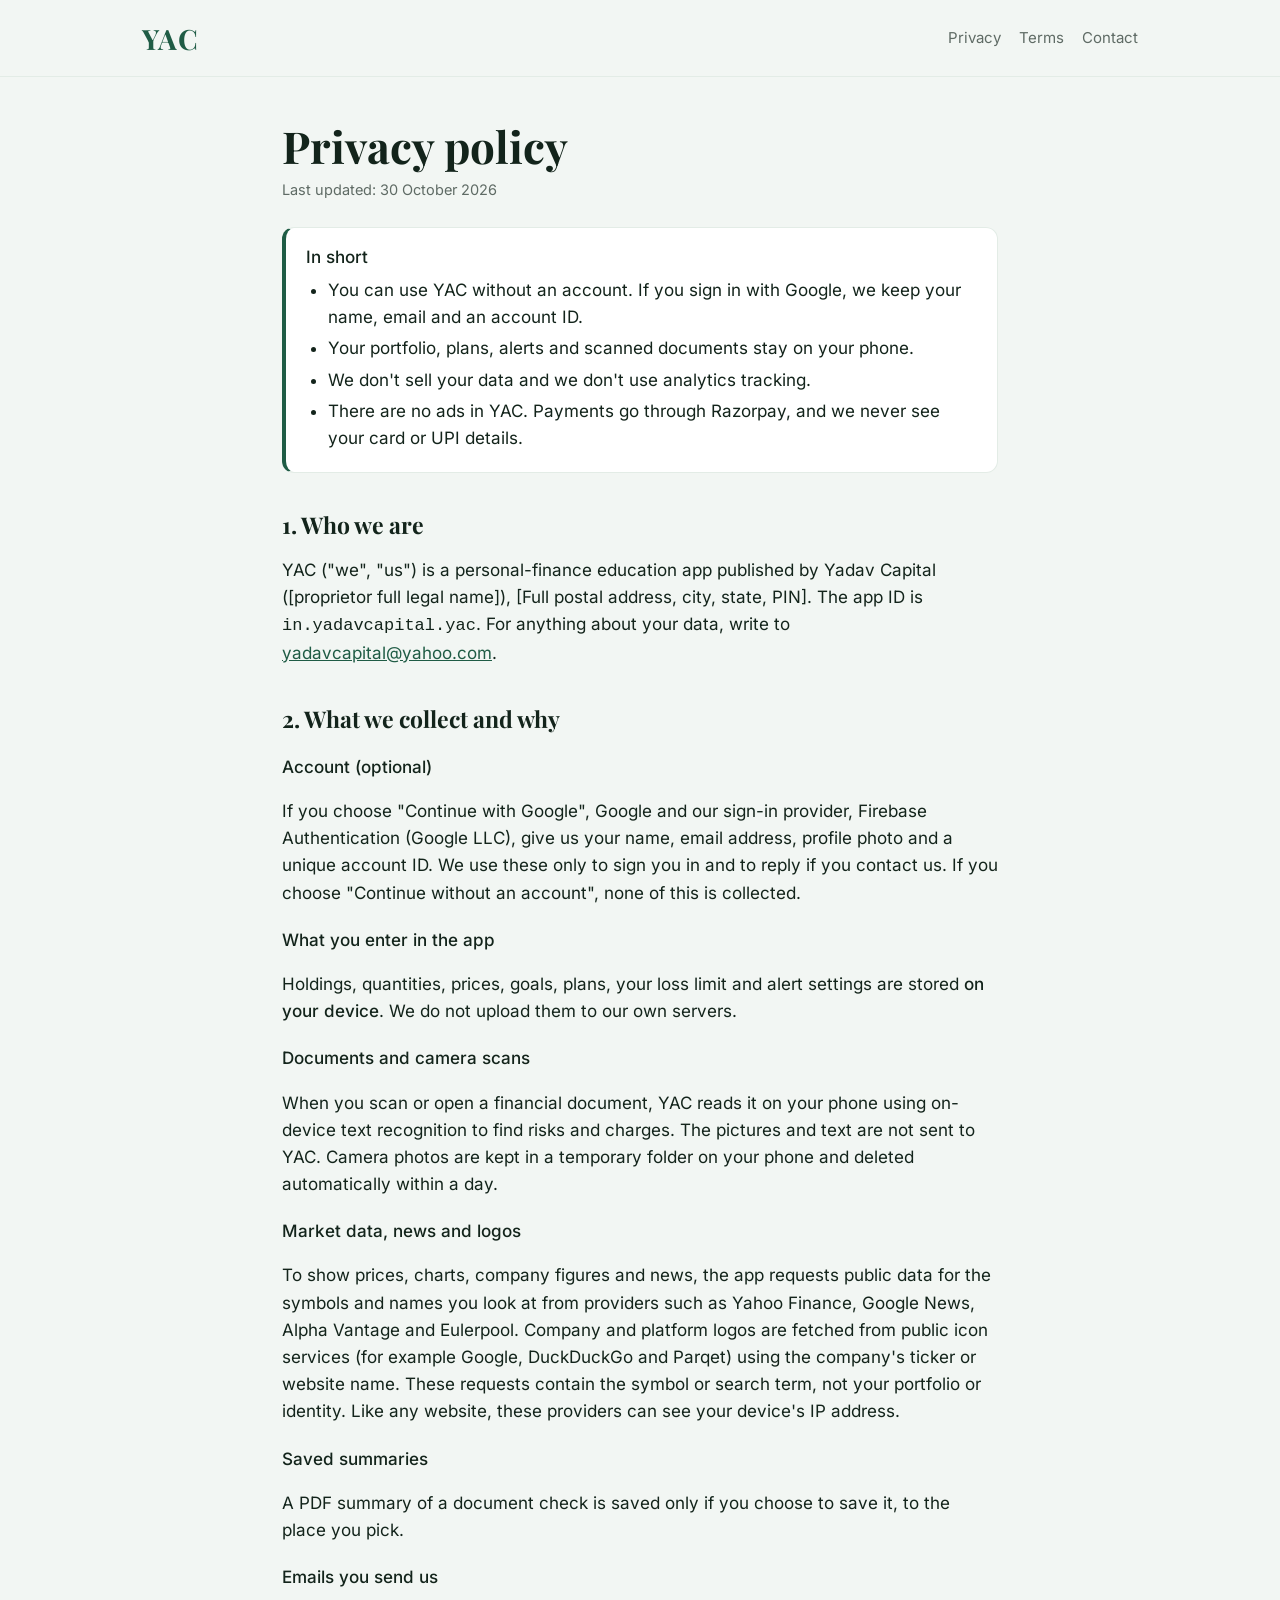
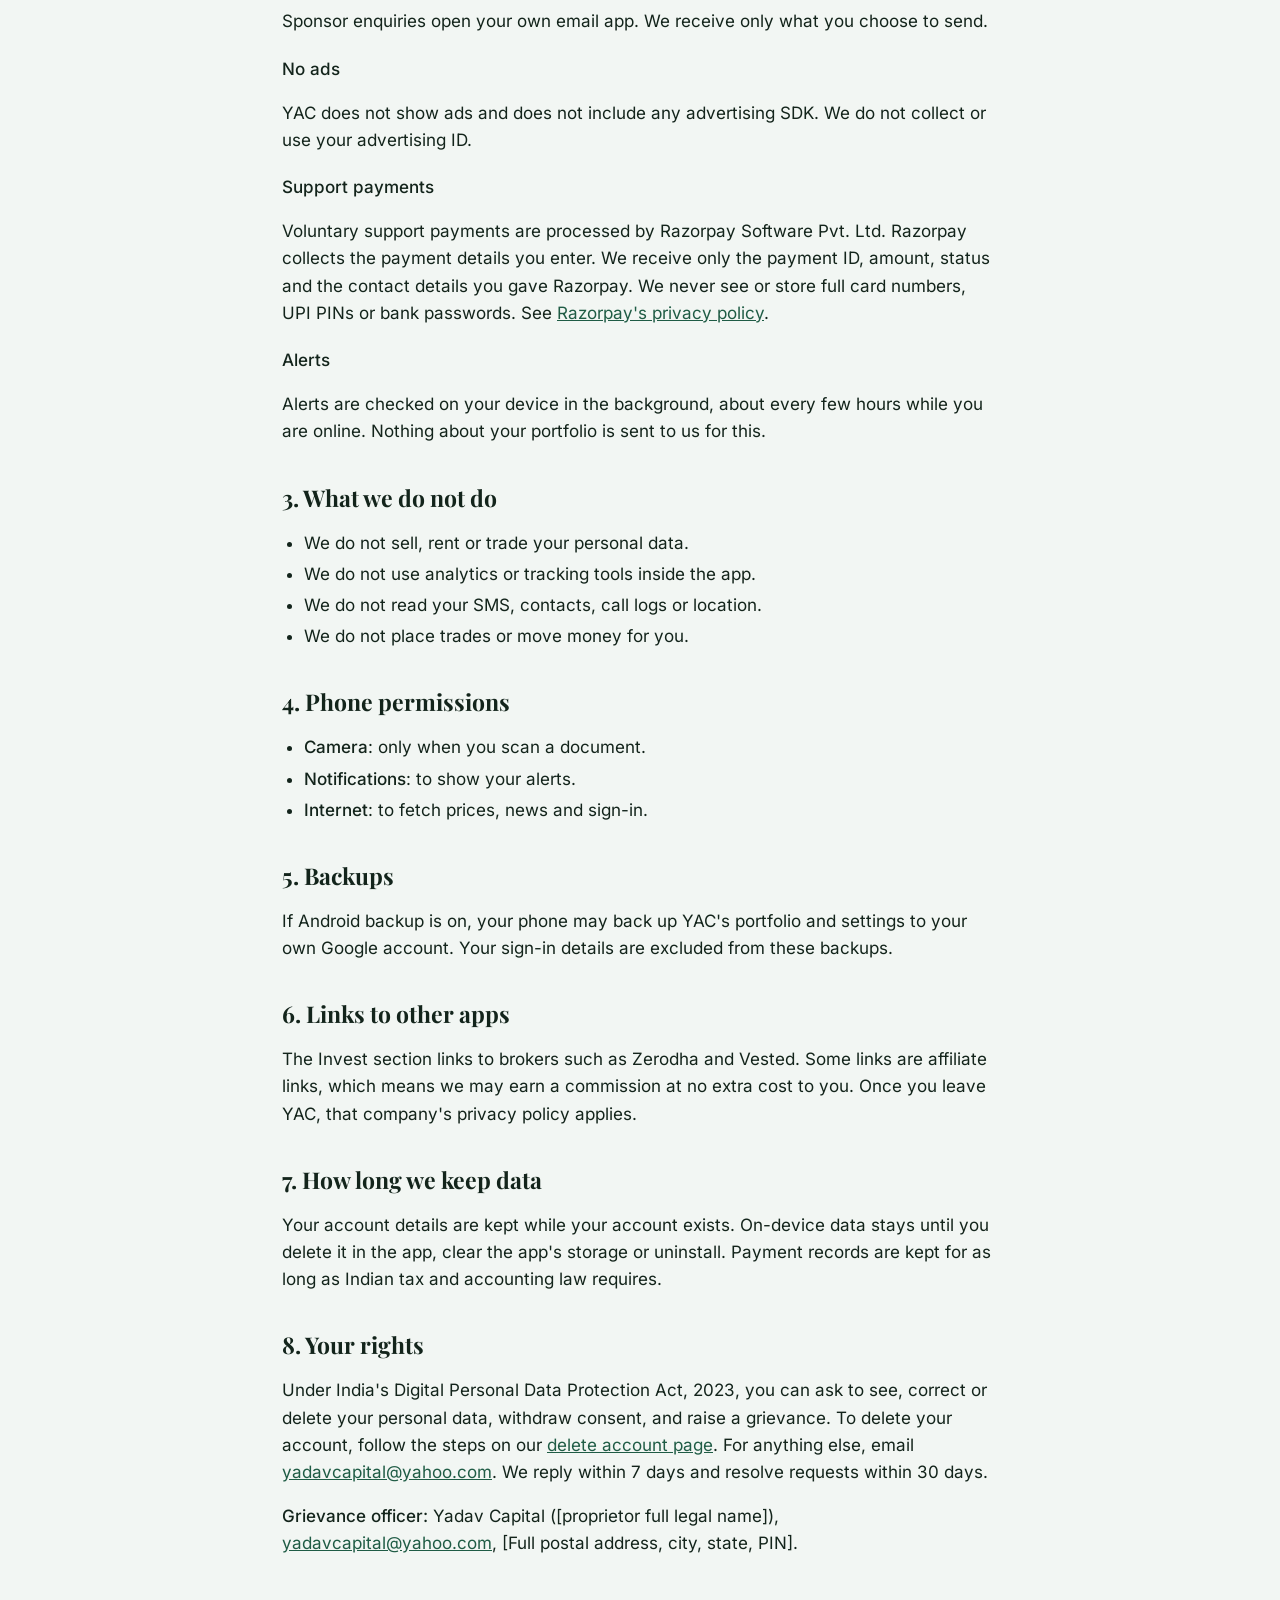
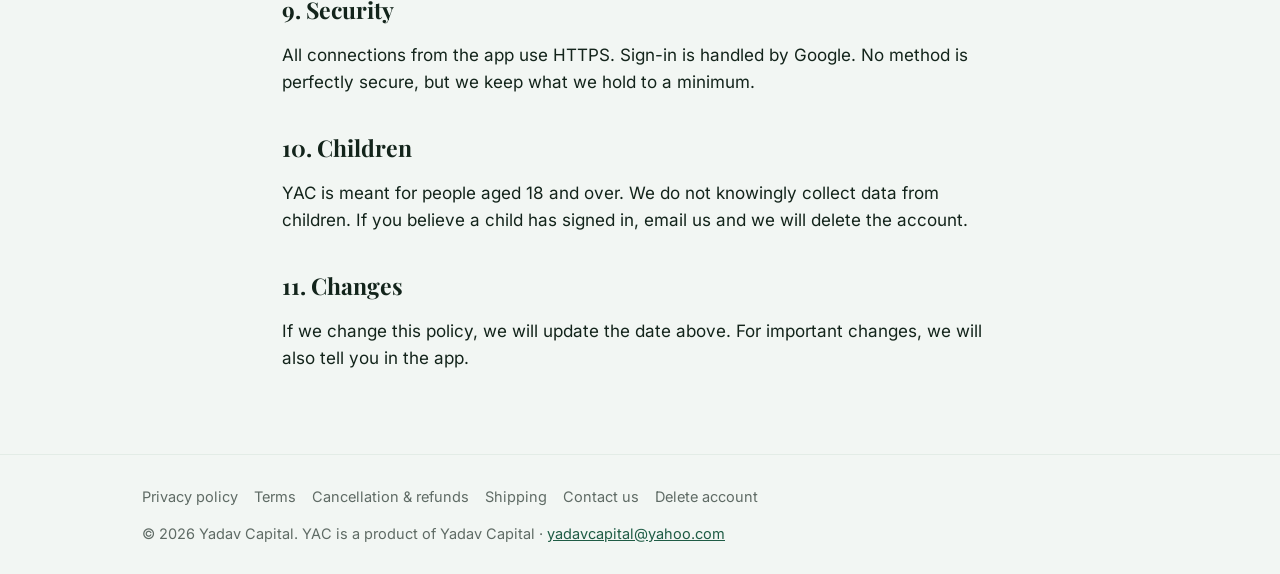
<file: privacy/index.html>
<!DOCTYPE html>
<html lang="en-IN">
<head>
<meta charset="utf-8">
<meta name="viewport" content="width=device-width, initial-scale=1">
<title>Privacy policy – YAC</title>
<meta name="description" content="How YAC handles your data.">
<meta name="theme-color" content="#1F5C45">
<link rel="icon" href="/favicon.svg" type="image/svg+xml">
<link rel="stylesheet" href="/style.css">
</head>
<body>
<header class="site"><div class="wrap">
  <a class="logo" href="/" aria-label="YAC home">YAC</a>
  <nav><a href="/privacy/">Privacy</a><a href="/terms/" class="hide-sm">Terms</a><a href="/contact/">Contact</a></nav>
</div></header>
<main class="doc"><div class="wrap narrow"><h1>Privacy policy</h1><p class="meta">Last updated: 30 October 2026</p>
<div class="short">
<p><strong>In short</strong></p>
<ul>
<li>You can use YAC without an account. If you sign in with Google, we keep your name, email and an account ID.</li>
<li>Your portfolio, plans, alerts and scanned documents stay on your phone.</li>
<li>We don't sell your data and we don't use analytics tracking.</li>
<li>There are no ads in YAC. Payments go through Razorpay, and we never see your card or UPI details.</li>
</ul>
</div>

<h2>1. Who we are</h2>
<p>YAC ("we", "us") is a personal-finance education app published by Yadav Capital ([proprietor full legal name]), [Full postal address, city, state, PIN]. The app ID is <code>in.yadavcapital.yac</code>. For anything about your data, write to <a href="mailto:yadavcapital@yahoo.com">yadavcapital@yahoo.com</a>.</p>

<h2>2. What we collect and why</h2>
<h3>Account (optional)</h3>
<p>If you choose "Continue with Google", Google and our sign-in provider, Firebase Authentication (Google LLC), give us your name, email address, profile photo and a unique account ID. We use these only to sign you in and to reply if you contact us. If you choose "Continue without an account", none of this is collected.</p>

<h3>What you enter in the app</h3>
<p>Holdings, quantities, prices, goals, plans, your loss limit and alert settings are stored <strong>on your device</strong>. We do not upload them to our own servers.</p>

<h3>Documents and camera scans</h3>
<p>When you scan or open a financial document, YAC reads it on your phone using on-device text recognition to find risks and charges. The pictures and text are not sent to YAC. Camera photos are kept in a temporary folder on your phone and deleted automatically within a day.</p>

<h3>Market data, news and logos</h3>
<p>To show prices, charts, company figures and news, the app requests public data for the symbols and names you look at from providers such as Yahoo Finance, Google News, Alpha Vantage and Eulerpool. Company and platform logos are fetched from public icon services (for example Google, DuckDuckGo and Parqet) using the company's ticker or website name. These requests contain the symbol or search term, not your portfolio or identity. Like any website, these providers can see your device's IP address.</p>

<h3>Saved summaries</h3>
<p>A PDF summary of a document check is saved only if you choose to save it, to the place you pick.</p>

<h3>Emails you send us</h3>
<p>Sponsor enquiries open your own email app. We receive only what you choose to send.</p>

<h3>No ads</h3>
<p>YAC does not show ads and does not include any advertising SDK. We do not collect or use your advertising ID.</p>

<h3>Support payments</h3>
<p>Voluntary support payments are processed by Razorpay Software Pvt. Ltd. Razorpay collects the payment details you enter. We receive only the payment ID, amount, status and the contact details you gave Razorpay. We never see or store full card numbers, UPI PINs or bank passwords. See <a href="https://razorpay.com/privacy/">Razorpay's privacy policy</a>.</p>

<h3>Alerts</h3>
<p>Alerts are checked on your device in the background, about every few hours while you are online. Nothing about your portfolio is sent to us for this.</p>

<h2>3. What we do not do</h2>
<ul>
<li>We do not sell, rent or trade your personal data.</li>
<li>We do not use analytics or tracking tools inside the app.</li>
<li>We do not read your SMS, contacts, call logs or location.</li>
<li>We do not place trades or move money for you.</li>
</ul>

<h2>4. Phone permissions</h2>
<ul>
<li><strong>Camera</strong>: only when you scan a document.</li>
<li><strong>Notifications</strong>: to show your alerts.</li>
<li><strong>Internet</strong>: to fetch prices, news and sign-in.</li>
</ul>

<h2>5. Backups</h2>
<p>If Android backup is on, your phone may back up YAC's portfolio and settings to your own Google account. Your sign-in details are excluded from these backups.</p>

<h2>6. Links to other apps</h2>
<p>The Invest section links to brokers such as Zerodha and Vested. Some links are affiliate links, which means we may earn a commission at no extra cost to you. Once you leave YAC, that company's privacy policy applies.</p>

<h2>7. How long we keep data</h2>
<p>Your account details are kept while your account exists. On-device data stays until you delete it in the app, clear the app's storage or uninstall. Payment records are kept for as long as Indian tax and accounting law requires.</p>

<h2>8. Your rights</h2>
<p>Under India's Digital Personal Data Protection Act, 2023, you can ask to see, correct or delete your personal data, withdraw consent, and raise a grievance. To delete your account, follow the steps on our <a href="/delete-account/">delete account page</a>. For anything else, email <a href="mailto:yadavcapital@yahoo.com">yadavcapital@yahoo.com</a>. We reply within 7 days and resolve requests within 30 days.</p>
<p><strong>Grievance officer:</strong> Yadav Capital ([proprietor full legal name]), <a href="mailto:yadavcapital@yahoo.com">yadavcapital@yahoo.com</a>, [Full postal address, city, state, PIN].</p>

<h2>9. Security</h2>
<p>All connections from the app use HTTPS. Sign-in is handled by Google. No method is perfectly secure, but we keep what we hold to a minimum.</p>

<h2>10. Children</h2>
<p>YAC is meant for people aged 18 and over. We do not knowingly collect data from children. If you believe a child has signed in, email us and we will delete the account.</p>

<h2>11. Changes</h2>
<p>If we change this policy, we will update the date above. For important changes, we will also tell you in the app.</p>
</div></main>
<footer class="site"><div class="wrap">
  <nav><a href="/privacy/">Privacy policy</a><a href="/terms/">Terms</a><a href="/refunds/">Cancellation & refunds</a><a href="/shipping/">Shipping</a><a href="/contact/">Contact us</a><a href="/delete-account/">Delete account</a></nav>
  <span>&copy; 2026 Yadav Capital. YAC is a product of Yadav Capital &middot; <a href="mailto:yadavcapital@yahoo.com">yadavcapital@yahoo.com</a></span>
</div></footer>
</body>
</html>
</file>
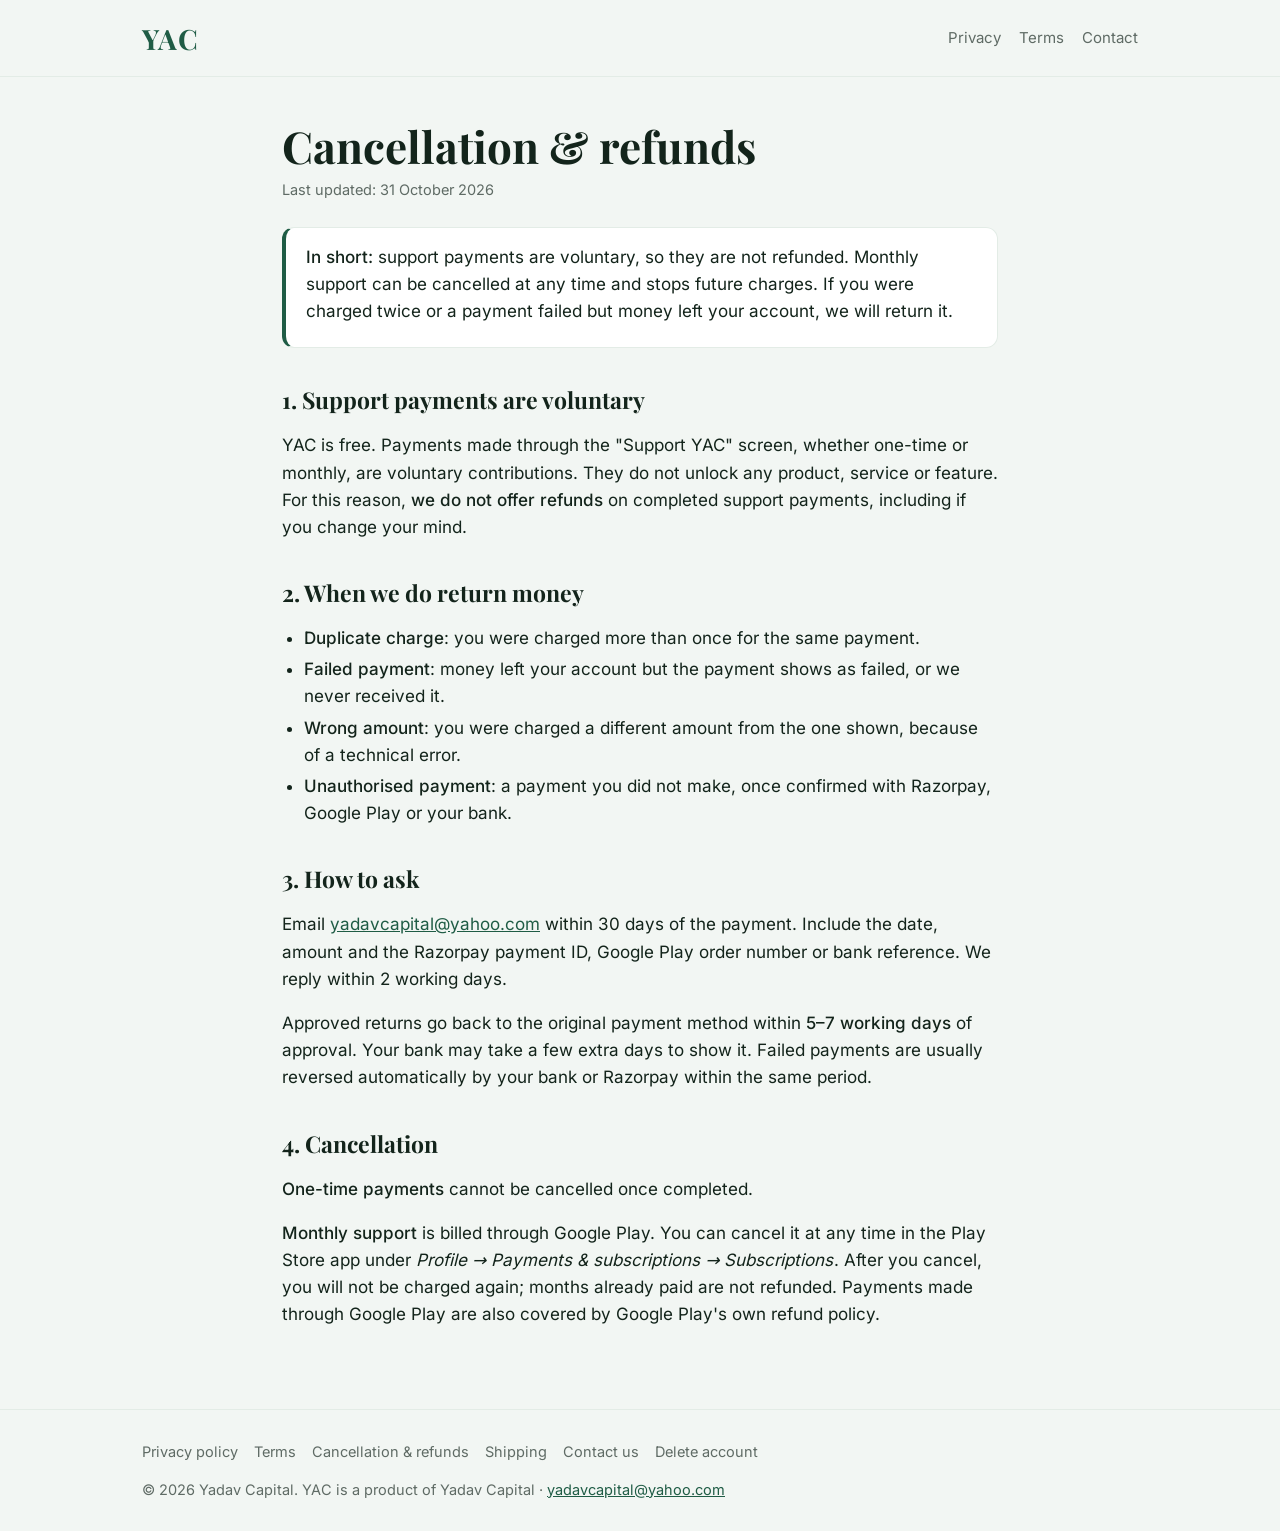
<file: refunds/index.html>
<!DOCTYPE html>
<html lang="en-IN">
<head>
<meta charset="utf-8">
<meta name="viewport" content="width=device-width, initial-scale=1">
<title>Cancellation & refunds – YAC</title>
<meta name="description" content="YAC cancellation and refund policy.">
<meta name="theme-color" content="#1F5C45">
<link rel="icon" href="/favicon.svg" type="image/svg+xml">
<link rel="stylesheet" href="/style.css">
</head>
<body>
<header class="site"><div class="wrap">
<a class="logo" href="/" aria-label="YAC home">YAC</a>
<nav><a href="/privacy/">Privacy</a><a href="/terms/" class="hide-sm">Terms</a><a href="/contact/">Contact</a></nav>
</div></header>
<main class="doc"><div class="wrap narrow"><h1>Cancellation &amp; refunds</h1><p class="meta">Last updated: 31 October 2026</p>
<div class="short"><p><strong>In short:</strong> support payments are voluntary, so they are not refunded. Monthly support can be cancelled at any time and stops future charges. If you were charged twice or a payment failed but money left your account, we will return it.</p></div>

<h2>1. Support payments are voluntary</h2>
<p>YAC is free. Payments made through the "Support YAC" screen, whether one-time or monthly, are voluntary contributions. They do not unlock any product, service or feature. For this reason, <strong>we do not offer refunds</strong> on completed support payments, including if you change your mind.</p>

<h2>2. When we do return money</h2>
<ul>
<li><strong>Duplicate charge</strong>: you were charged more than once for the same payment.</li>
<li><strong>Failed payment</strong>: money left your account but the payment shows as failed, or we never received it.</li>
<li><strong>Wrong amount</strong>: you were charged a different amount from the one shown, because of a technical error.</li>
<li><strong>Unauthorised payment</strong>: a payment you did not make, once confirmed with Razorpay, Google Play or your bank.</li>
</ul>

<h2>3. How to ask</h2>
<p>Email <a href="mailto:yadavcapital@yahoo.com">yadavcapital@yahoo.com</a> within 30 days of the payment. Include the date, amount and the Razorpay payment ID, Google Play order number or bank reference. We reply within 2 working days.</p>
<p>Approved returns go back to the original payment method within <strong>5–7 working days</strong> of approval. Your bank may take a few extra days to show it. Failed payments are usually reversed automatically by your bank or Razorpay within the same period.</p>

<h2>4. Cancellation</h2>
<p><strong>One-time payments</strong> cannot be cancelled once completed.</p>
<p><strong>Monthly support</strong> is billed through Google Play. You can cancel it at any time in the Play Store app under <em>Profile &rarr; Payments &amp; subscriptions &rarr; Subscriptions</em>. After you cancel, you will not be charged again; months already paid are not refunded. Payments made through Google Play are also covered by Google Play's own refund policy.</p>
</div></main>
<footer class="site"><div class="wrap">
<nav><a href="/privacy/">Privacy policy</a><a href="/terms/">Terms</a><a href="/refunds/">Cancellation & refunds</a><a href="/shipping/">Shipping</a><a href="/contact/">Contact us</a><a href="/delete-account/">Delete account</a></nav>
<span>&copy; 2026 Yadav Capital. YAC is a product of Yadav Capital &middot; <a href="mailto:yadavcapital@yahoo.com">yadavcapital@yahoo.com</a></span>
</div></footer>
</body>
</html>
</file>
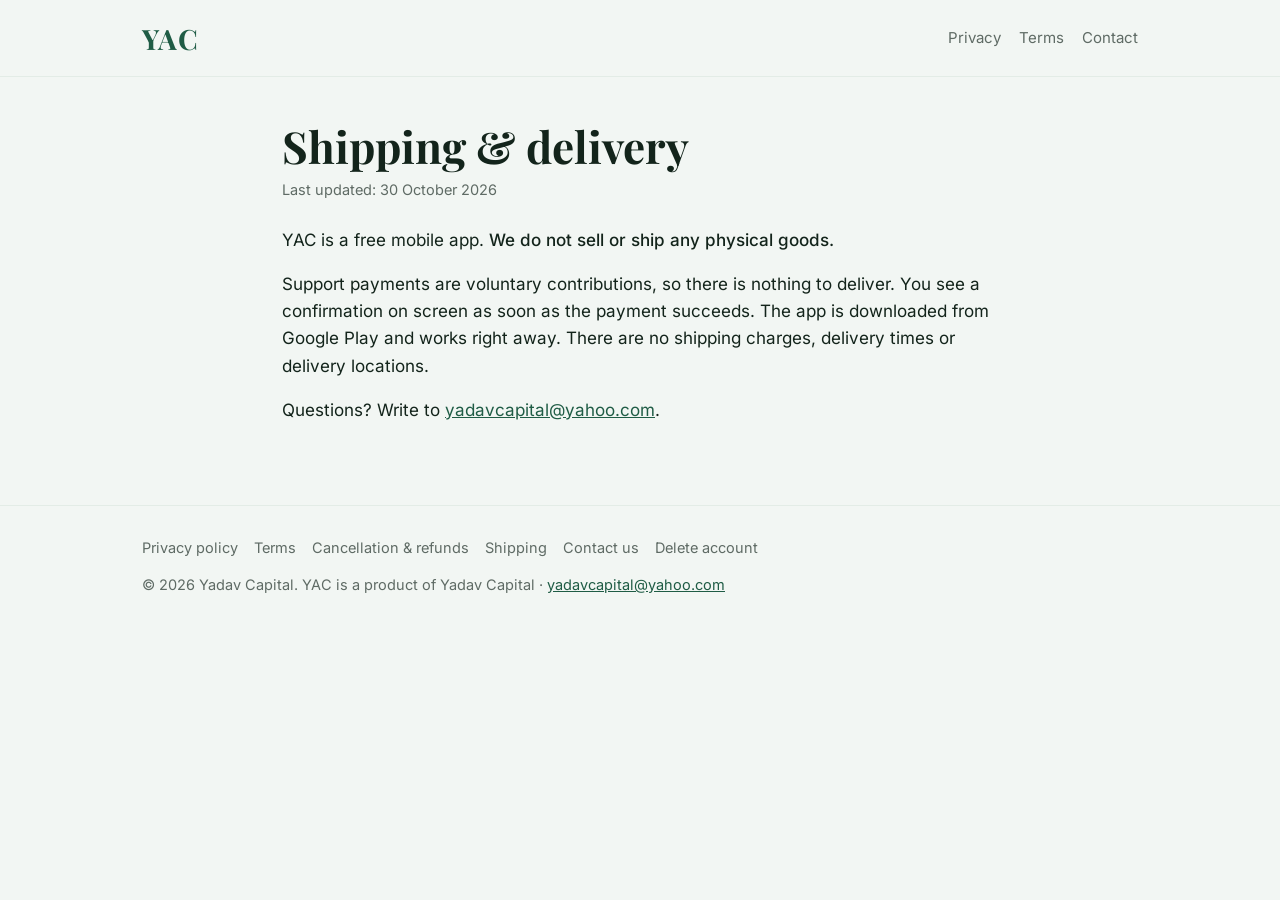
<file: shipping/index.html>
<!DOCTYPE html>
<html lang="en-IN">
<head>
<meta charset="utf-8">
<meta name="viewport" content="width=device-width, initial-scale=1">
<title>Shipping policy – YAC</title>
<meta name="description" content="YAC shipping and delivery policy.">
<meta name="theme-color" content="#1F5C45">
<link rel="icon" href="/favicon.svg" type="image/svg+xml">
<link rel="stylesheet" href="/style.css">
</head>
<body>
<header class="site"><div class="wrap">
  <a class="logo" href="/" aria-label="YAC home">YAC</a>
  <nav><a href="/privacy/">Privacy</a><a href="/terms/" class="hide-sm">Terms</a><a href="/contact/">Contact</a></nav>
</div></header>
<main class="doc"><div class="wrap narrow"><h1>Shipping &amp; delivery</h1><p class="meta">Last updated: 30 October 2026</p>
<p>YAC is a free mobile app. <strong>We do not sell or ship any physical goods.</strong></p>
<p>Support payments are voluntary contributions, so there is nothing to deliver. You see a confirmation on screen as soon as the payment succeeds. The app is downloaded from Google Play and works right away. There are no shipping charges, delivery times or delivery locations.</p>
<p>Questions? Write to <a href="mailto:yadavcapital@yahoo.com">yadavcapital@yahoo.com</a>.</p>
</div></main>
<footer class="site"><div class="wrap">
  <nav><a href="/privacy/">Privacy policy</a><a href="/terms/">Terms</a><a href="/refunds/">Cancellation & refunds</a><a href="/shipping/">Shipping</a><a href="/contact/">Contact us</a><a href="/delete-account/">Delete account</a></nav>
  <span>&copy; 2026 Yadav Capital. YAC is a product of Yadav Capital &middot; <a href="mailto:yadavcapital@yahoo.com">yadavcapital@yahoo.com</a></span>
</div></footer>
</body>
</html>
</file>
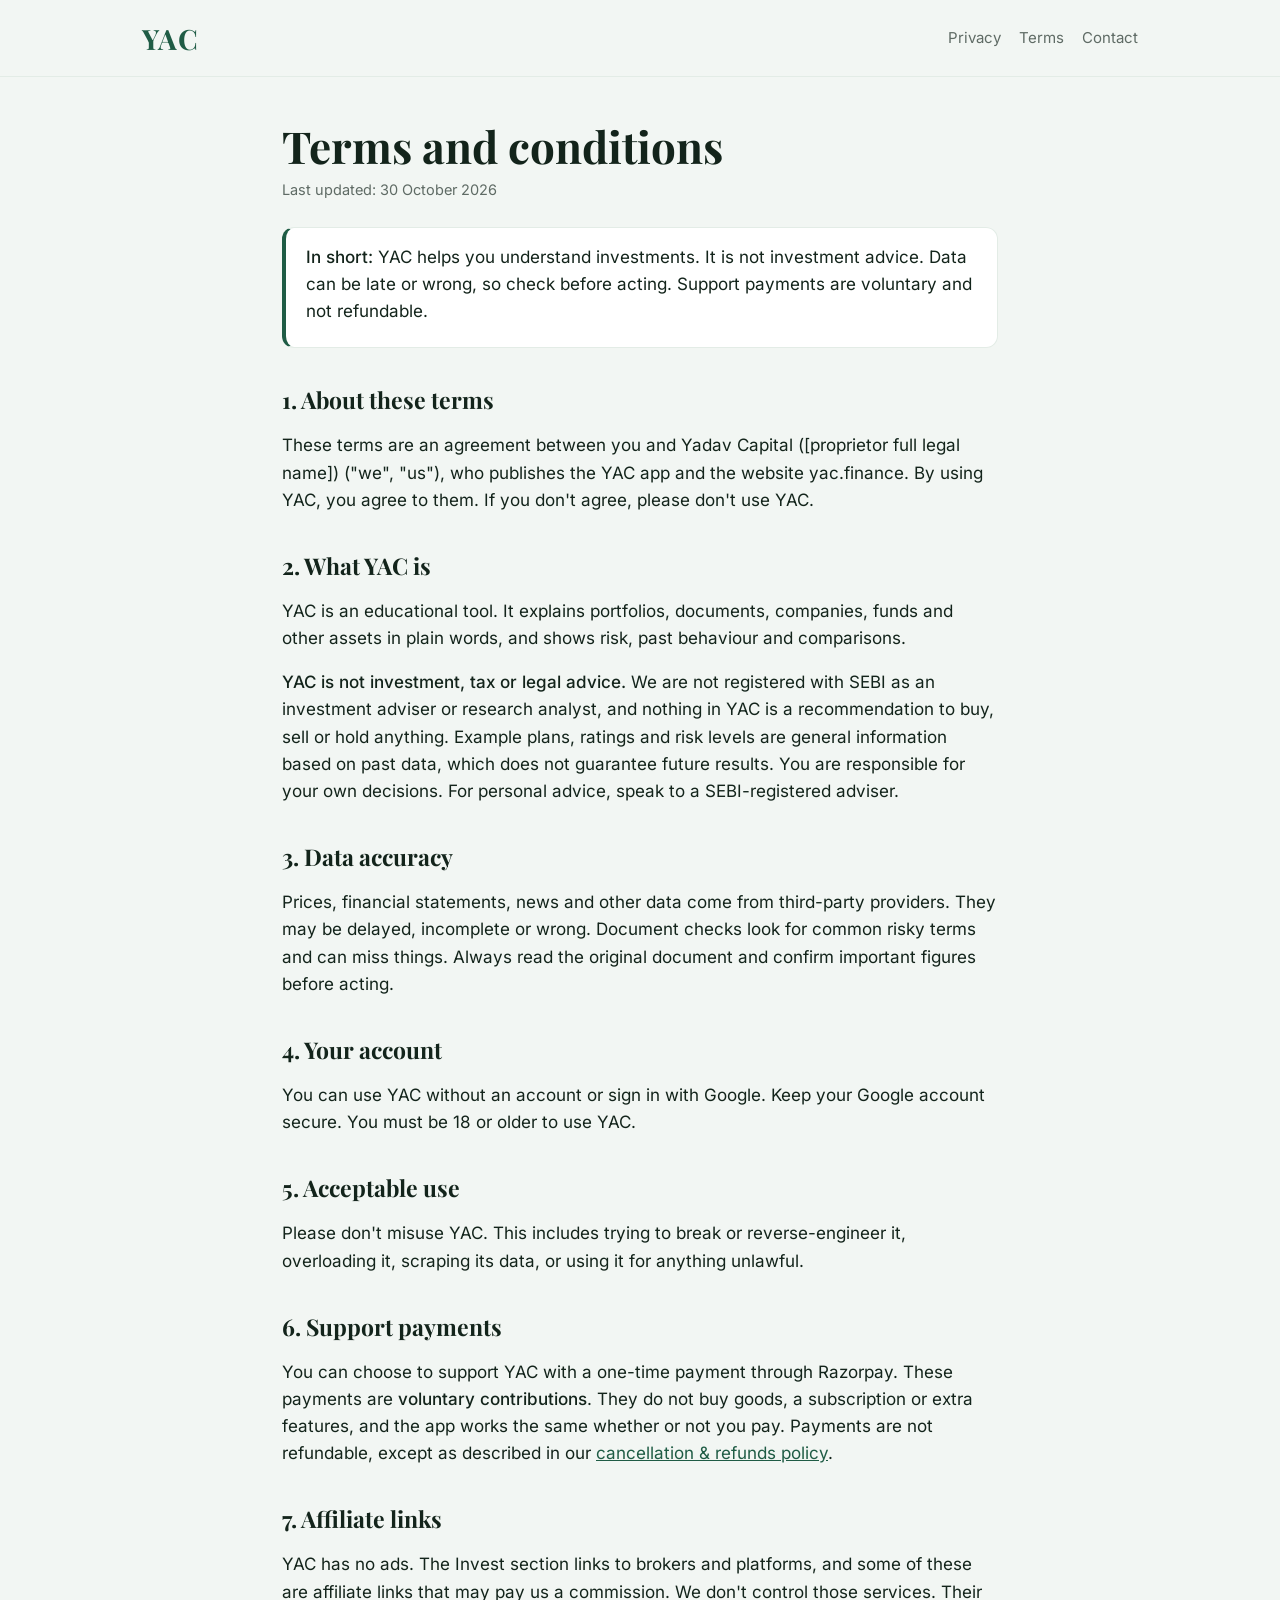
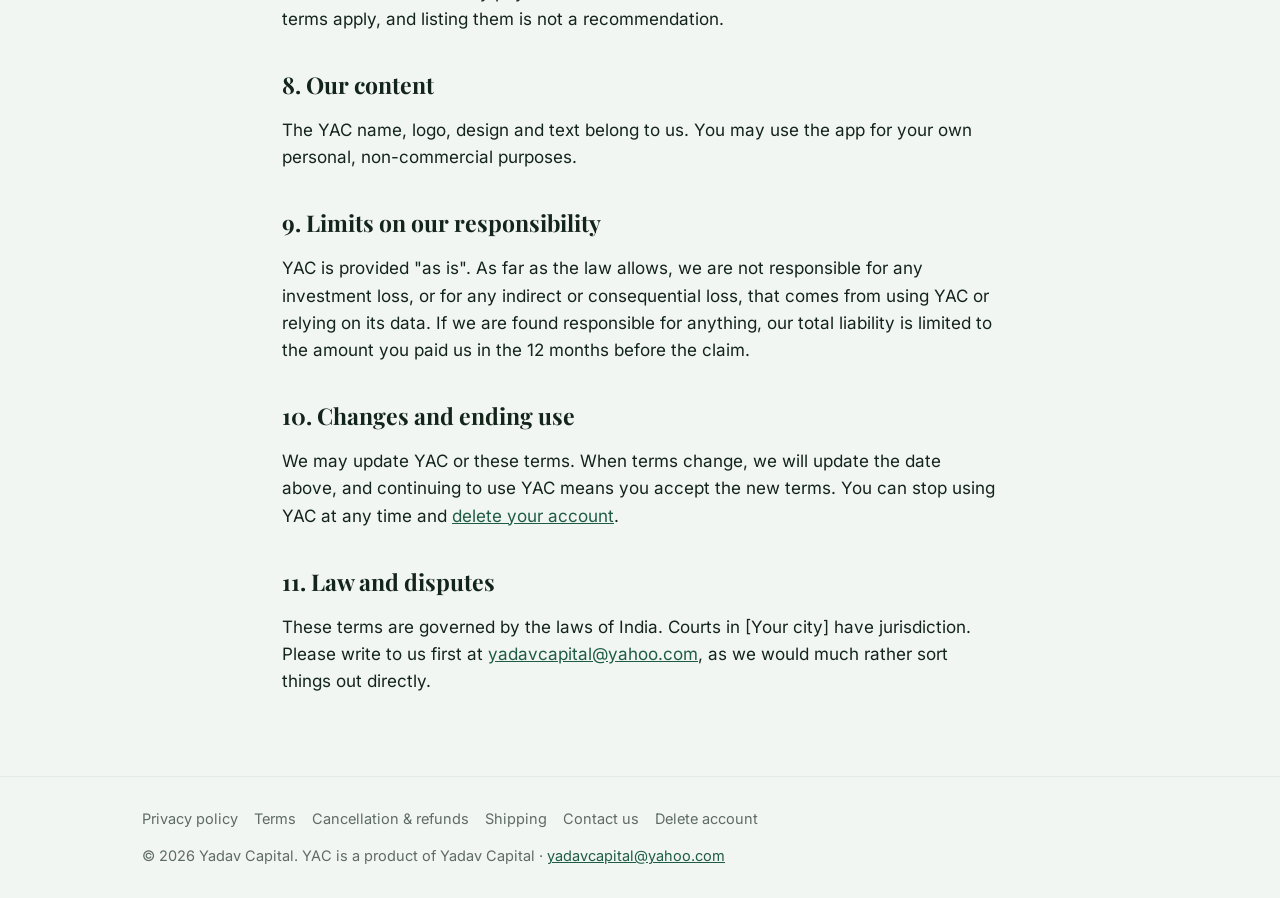
<file: terms/index.html>
<!DOCTYPE html>
<html lang="en-IN">
<head>
<meta charset="utf-8">
<meta name="viewport" content="width=device-width, initial-scale=1">
<title>Terms and conditions – YAC</title>
<meta name="description" content="Terms for using YAC.">
<meta name="theme-color" content="#1F5C45">
<link rel="icon" href="/favicon.svg" type="image/svg+xml">
<link rel="stylesheet" href="/style.css">
</head>
<body>
<header class="site"><div class="wrap">
  <a class="logo" href="/" aria-label="YAC home">YAC</a>
  <nav><a href="/privacy/">Privacy</a><a href="/terms/" class="hide-sm">Terms</a><a href="/contact/">Contact</a></nav>
</div></header>
<main class="doc"><div class="wrap narrow"><h1>Terms and conditions</h1><p class="meta">Last updated: 30 October 2026</p>
<div class="short"><p><strong>In short:</strong> YAC helps you understand investments. It is not investment advice. Data can be late or wrong, so check before acting. Support payments are voluntary and not refundable.</p></div>

<h2>1. About these terms</h2>
<p>These terms are an agreement between you and Yadav Capital ([proprietor full legal name]) ("we", "us"), who publishes the YAC app and the website yac.finance. By using YAC, you agree to them. If you don't agree, please don't use YAC.</p>

<h2>2. What YAC is</h2>
<p>YAC is an educational tool. It explains portfolios, documents, companies, funds and other assets in plain words, and shows risk, past behaviour and comparisons.</p>
<p><strong>YAC is not investment, tax or legal advice.</strong> We are not registered with SEBI as an investment adviser or research analyst, and nothing in YAC is a recommendation to buy, sell or hold anything. Example plans, ratings and risk levels are general information based on past data, which does not guarantee future results. You are responsible for your own decisions. For personal advice, speak to a SEBI-registered adviser.</p>

<h2>3. Data accuracy</h2>
<p>Prices, financial statements, news and other data come from third-party providers. They may be delayed, incomplete or wrong. Document checks look for common risky terms and can miss things. Always read the original document and confirm important figures before acting.</p>

<h2>4. Your account</h2>
<p>You can use YAC without an account or sign in with Google. Keep your Google account secure. You must be 18 or older to use YAC.</p>

<h2>5. Acceptable use</h2>
<p>Please don't misuse YAC. This includes trying to break or reverse-engineer it, overloading it, scraping its data, or using it for anything unlawful.</p>

<h2>6. Support payments</h2>
<p>You can choose to support YAC with a one-time payment through Razorpay. These payments are <strong>voluntary contributions</strong>. They do not buy goods, a subscription or extra features, and the app works the same whether or not you pay. Payments are not refundable, except as described in our <a href="/refunds/">cancellation &amp; refunds policy</a>.</p>

<h2>7. Affiliate links</h2>
<p>YAC has no ads. The Invest section links to brokers and platforms, and some of these are affiliate links that may pay us a commission. We don't control those services. Their terms apply, and listing them is not a recommendation.</p>

<h2>8. Our content</h2>
<p>The YAC name, logo, design and text belong to us. You may use the app for your own personal, non-commercial purposes.</p>

<h2>9. Limits on our responsibility</h2>
<p>YAC is provided "as is". As far as the law allows, we are not responsible for any investment loss, or for any indirect or consequential loss, that comes from using YAC or relying on its data. If we are found responsible for anything, our total liability is limited to the amount you paid us in the 12 months before the claim.</p>

<h2>10. Changes and ending use</h2>
<p>We may update YAC or these terms. When terms change, we will update the date above, and continuing to use YAC means you accept the new terms. You can stop using YAC at any time and <a href="/delete-account/">delete your account</a>.</p>

<h2>11. Law and disputes</h2>
<p>These terms are governed by the laws of India. Courts in [Your city] have jurisdiction. Please write to us first at <a href="mailto:yadavcapital@yahoo.com">yadavcapital@yahoo.com</a>, as we would much rather sort things out directly.</p>
</div></main>
<footer class="site"><div class="wrap">
  <nav><a href="/privacy/">Privacy policy</a><a href="/terms/">Terms</a><a href="/refunds/">Cancellation & refunds</a><a href="/shipping/">Shipping</a><a href="/contact/">Contact us</a><a href="/delete-account/">Delete account</a></nav>
  <span>&copy; 2026 Yadav Capital. YAC is a product of Yadav Capital &middot; <a href="mailto:yadavcapital@yahoo.com">yadavcapital@yahoo.com</a></span>
</div></footer>
</body>
</html>
</file>
<file: style.css>
@font-face{font-family:Inter;src:url(/assets/inter_regular.ttf);font-weight:400}
@font-face{font-family:Inter;src:url(/assets/inter_medium.ttf);font-weight:500 700}
@font-face{font-family:Playfair;src:url(/assets/playfair_display_regular.ttf);font-weight:400}
@font-face{font-family:Playfair;src:url(/assets/playfair_display_semibold.ttf);font-weight:600}
@font-face{font-family:Playfair;src:url(/assets/playfair_display_bold.ttf);font-weight:700}
:root{
  --bg:#F2F6F3; --primary:#1F5C45; --mid:#3E8A68; --well:#E4F0E8;
  --text:#13241B; --muted:#5F6B65; --stroke:#E3ECE6; --navy:#061832;
  --good:#2F7A57; --okay:#9A6A12; --careful:#C2410C;
}
*{box-sizing:border-box}
html{-webkit-text-size-adjust:100%}
body{margin:0;background:var(--bg);color:var(--text);
  font:17px/1.6 Inter,system-ui,-apple-system,"Segoe UI",Roboto,sans-serif}
a{color:var(--primary)}
a:hover{color:var(--mid)}
.wrap{max-width:1040px;margin:0 auto;padding:0 22px}
.narrow{max-width:760px}

/* header */
header.site{background:var(--bg);border-bottom:1px solid var(--stroke)}
.logo{font:700 28px Playfair,Georgia,serif;color:var(--primary);letter-spacing:.04em;text-decoration:none}
header.site .wrap{display:flex;align-items:center;justify-content:space-between;height:76px;gap:16px}
.brand{display:flex;align-items:center;gap:10px;text-decoration:none;color:var(--navy)}
.tile{display:inline-grid;place-items:center;width:38px;height:38px;border-radius:10px;background:#fff;
  border:1px solid var(--stroke);box-shadow:0 1px 3px rgba(6,24,50,.12);
  font:700 15px/1 Playfair,Georgia,serif;color:var(--navy);letter-spacing:.5px}
.brand b{font:700 19px/1 Playfair,Georgia,serif}
header.site nav a{color:var(--muted);text-decoration:none;font-size:15px;margin-left:18px}
header.site nav a:hover{color:var(--primary)}

/* hero */
.hero{padding:72px 0 56px}
.hero h1{font:700 clamp(32px,5.2vw,52px)/1.12 Playfair,Georgia,serif;color:var(--navy);margin:0 0 18px;max-width:780px}
.hero p.lead{font-size:clamp(18px,2.2vw,21px);color:var(--muted);max-width:640px;margin:0 0 30px}
.pill{display:inline-block;background:var(--primary);color:#fff;text-decoration:none;font-weight:600;
  padding:13px 22px;border-radius:999px}
.pill.ghost{background:transparent;color:var(--primary);border:1.5px solid var(--primary);margin-left:10px}
.pill:hover{color:#fff;background:var(--mid)}
.pill.ghost:hover{background:var(--well);color:var(--primary)}
.note{font-size:14px;color:var(--muted);margin-top:14px}

/* sections */
section.block{padding:52px 0;border-top:1px solid var(--stroke)}
section.block h2{font:700 30px/1.2 Playfair,Georgia,serif;color:var(--navy);margin:0 0 10px}
section.block > .wrap > p.sub{color:var(--muted);margin:0 0 28px;max-width:640px}
.grid{display:grid;grid-template-columns:repeat(auto-fit,minmax(230px,1fr));gap:16px}
.card{background:#fff;border:1px solid var(--stroke);border-radius:16px;padding:22px}
.card h3{margin:0 0 6px;font-size:18px;color:var(--text)}
.card p{margin:0;color:var(--muted);font-size:15.5px}
.card .ico{width:40px;height:40px;border-radius:12px;background:var(--well);display:grid;place-items:center;margin-bottom:14px}
.card .ico svg{width:22px;height:22px;stroke:var(--primary);fill:none;stroke-width:2;stroke-linecap:round;stroke-linejoin:round}

.example{background:#fff;border:1px solid var(--stroke);border-radius:16px;padding:22px;max-width:560px}
.example .row{display:flex;justify-content:space-between;gap:12px;padding:10px 0;border-bottom:1px solid var(--stroke);font-size:15.5px}
.example .row:last-child{border-bottom:0}
.tag{font-size:13px;font-weight:600;padding:3px 10px;border-radius:999px;white-space:nowrap;align-self:center}
.tag.careful{background:#FDECE3;color:var(--careful)}
.tag.okay{background:#FBF1DE;color:var(--okay)}
.tag.good{background:#E3F2EA;color:var(--good)}
.two{display:grid;grid-template-columns:1fr 1fr;gap:36px;align-items:center}
@media (max-width:760px){.two{grid-template-columns:1fr}}

ul.promise{list-style:none;padding:0;margin:0;display:grid;gap:12px}
ul.promise li{background:#fff;border:1px solid var(--stroke);border-radius:12px;padding:14px 16px 14px 46px;position:relative}
ul.promise li::before{content:"";position:absolute;left:16px;top:18px;width:16px;height:16px;border-radius:50%;
  background:var(--well) url("data:image/svg+xml,%3Csvg xmlns='http://www.w3.org/2000/svg' viewBox='0 0 16 16'%3E%3Cpath d='M4 8.3l2.6 2.5L12 5.5' fill='none' stroke='%231F5C45' stroke-width='2' stroke-linecap='round' stroke-linejoin='round'/%3E%3C/svg%3E") center/16px no-repeat}

.disclaimer{background:var(--well);border-radius:16px;padding:22px;color:var(--text);font-size:15.5px}

/* legal pages */
main.doc{padding:44px 0 64px}
main.doc h1{font:700 44px/1.15 Playfair,Georgia,serif;color:var(--text);margin:0 0 6px}
main.doc .meta{color:var(--muted);font-size:14.5px;margin:0 0 26px}
main.doc h2{font:700 23px Playfair,Georgia,serif;margin:36px 0 8px;color:var(--text)}
main.doc h3{font-size:17px;margin:20px 0 6px}
main.doc p, main.doc li{color:var(--text)}
main.doc ul{padding-left:22px}
main.doc li{margin:4px 0}
.short{background:#fff;border:1px solid var(--stroke);border-left:4px solid var(--primary);border-radius:12px;padding:16px 20px;margin:0 0 10px}
.short p{margin:0 0 6px}.short ul{margin:6px 0 0}
table.info{border-collapse:collapse;width:100%;background:#fff;border:1px solid var(--stroke);border-radius:12px;overflow:hidden}
table.info td{padding:12px 16px;border-bottom:1px solid var(--stroke);vertical-align:top}
table.info tr:last-child td{border-bottom:0}
table.info td:first-child{color:var(--muted);width:38%}

/* footer */
footer.site{border-top:1px solid var(--stroke);background:var(--bg);padding:30px 0;font-size:14.5px;color:var(--muted)}
footer.site .wrap{display:flex;flex-wrap:wrap;justify-content:space-between;gap:14px}
footer.site nav a{color:var(--muted);margin-right:16px;text-decoration:none}
footer.site nav a:hover{color:var(--primary)}

@media (max-width:620px){
  header.site nav a.hide-sm{display:none}}/* phone + force light */:root{color-scheme:light only}html,body{overflow-x:hidden}@media (max-width:620px){.wrap{padding:0 20px}header.site .wrap{height:64px}.logo{font-size:24px}header.site nav a{margin-left:14px;font-size:14px}main.doc{padding:32px 0 48px}main.doc h1{font-size:34px}main.doc h2{font-size:21px}table.info td{display:block;width:100%!important;padding:8px 14px}table.info td:first-child{padding-bottom:0}footer.site .wrap{flex-direction:column}footer.site nav{display:flex;flex-wrap:wrap;gap:8px 16px}footer.site nav a{margin-right:0}
  .pill.ghost{margin:10px 0 0 0}
}
</file>
